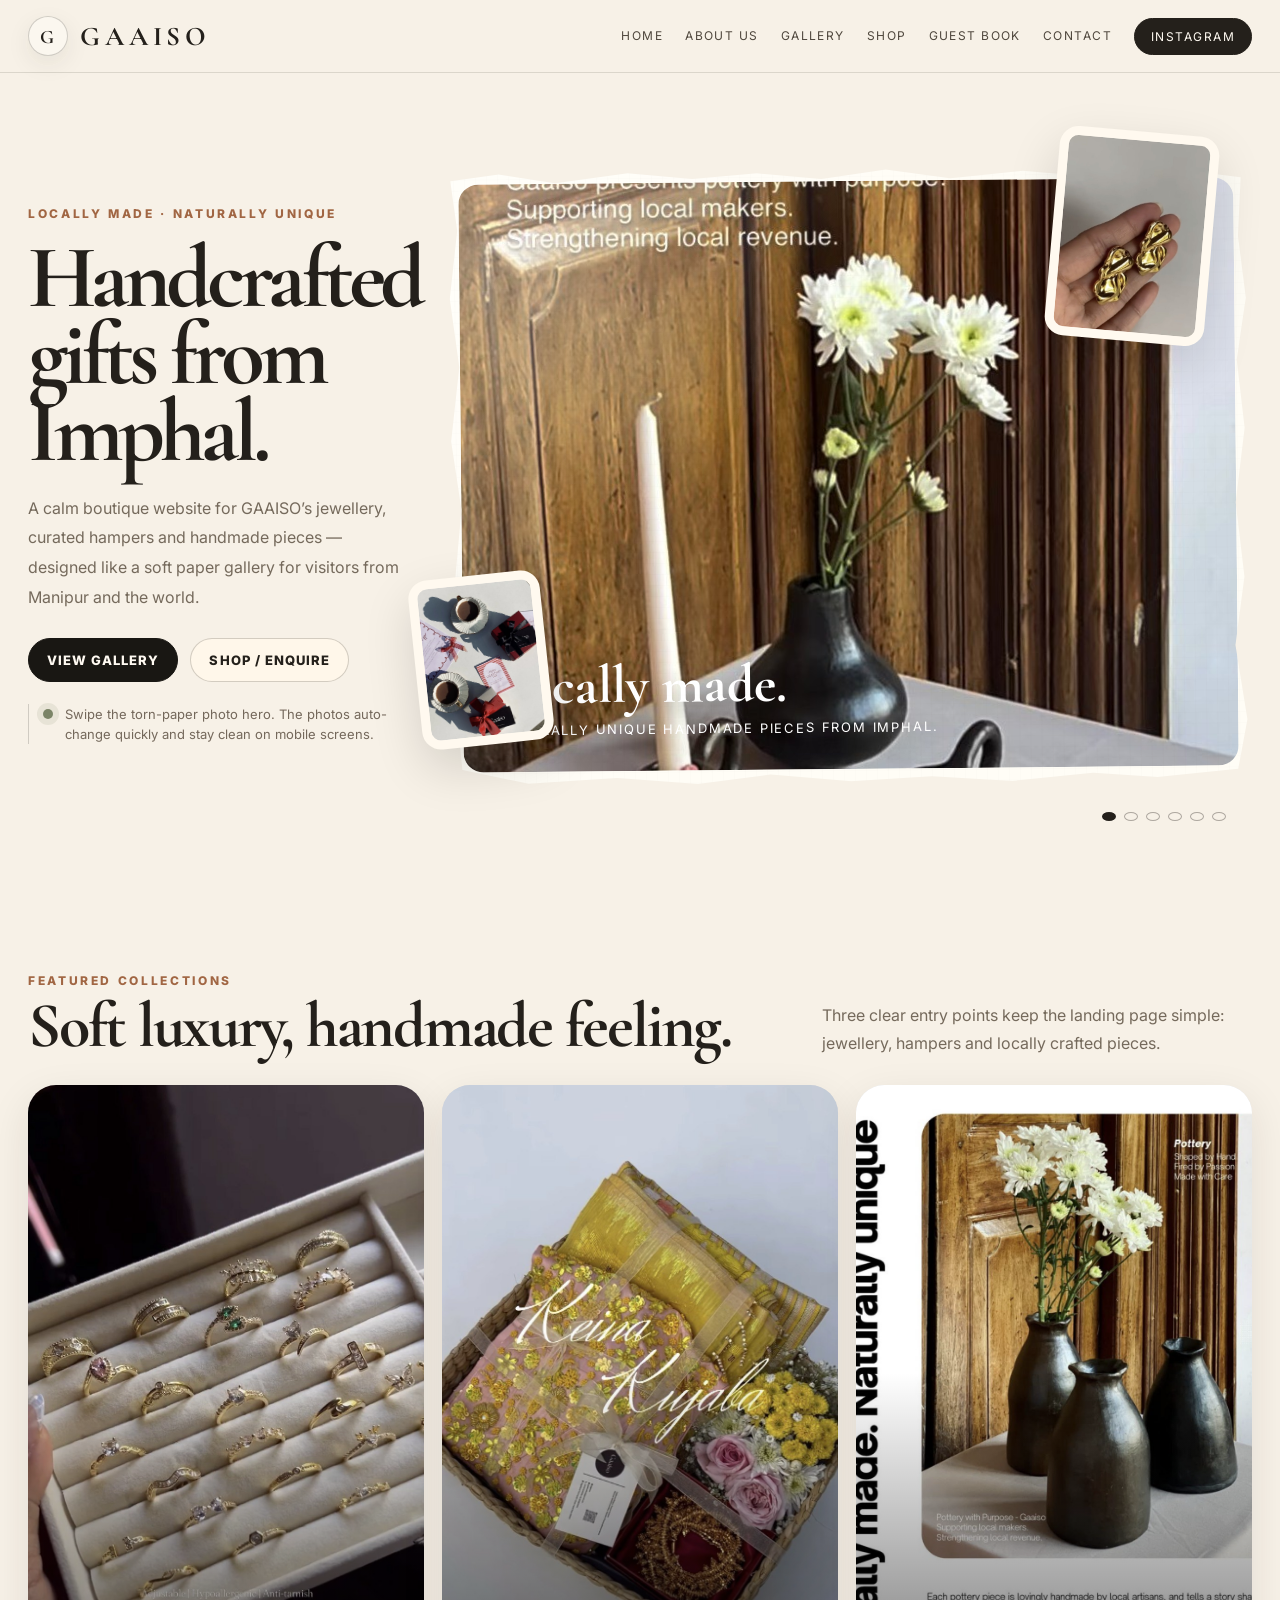
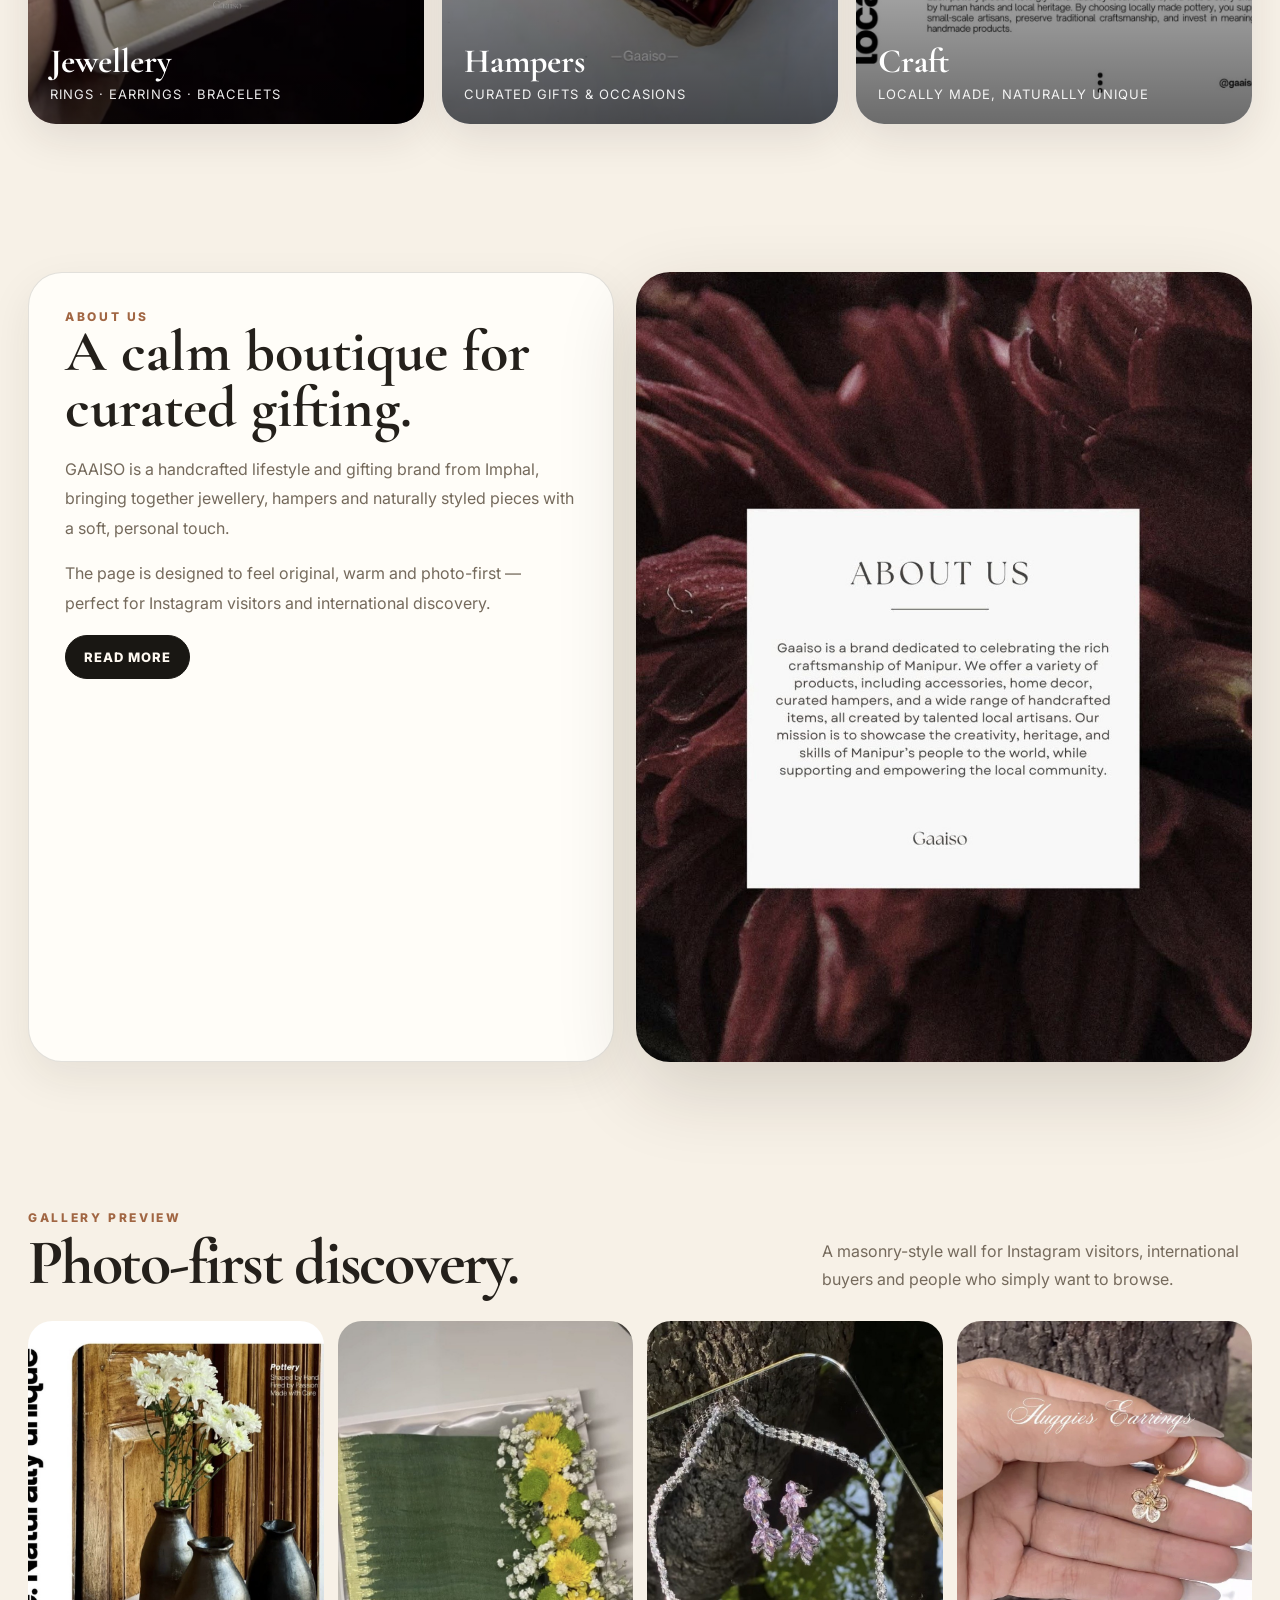
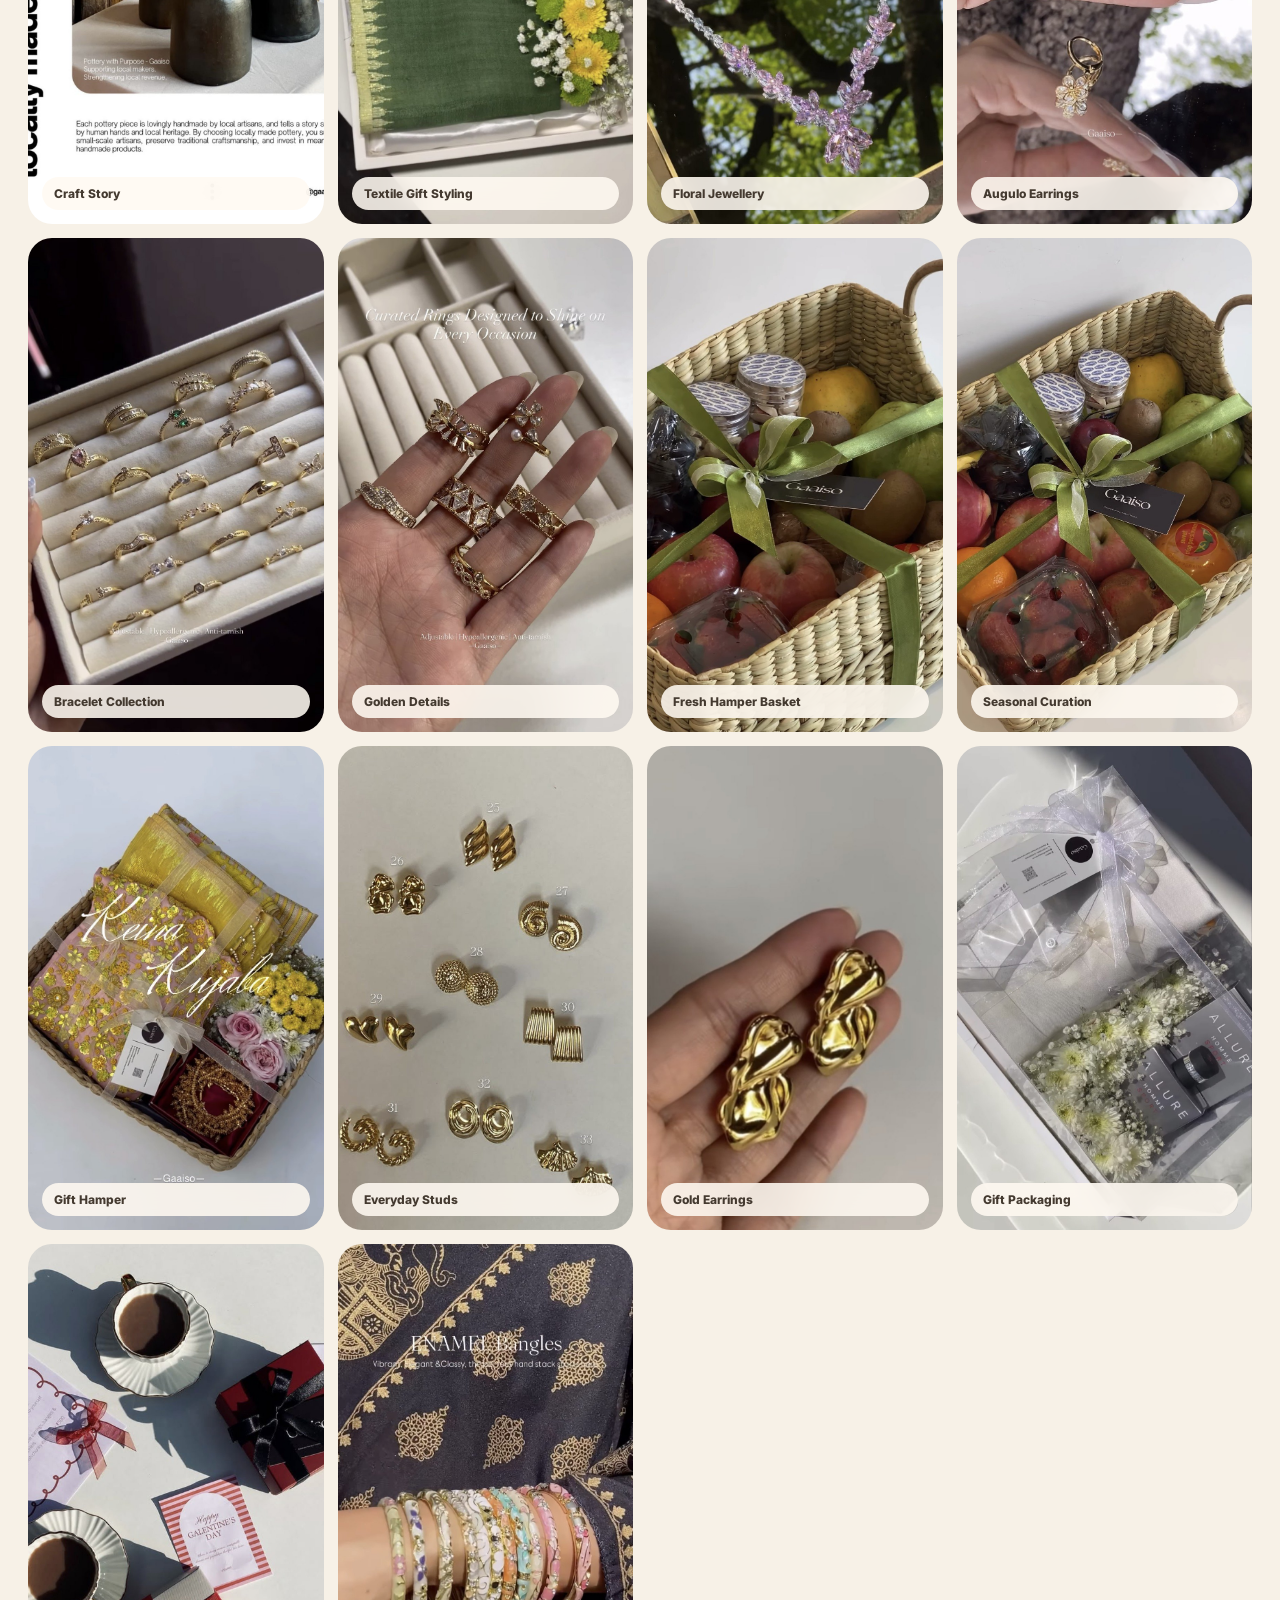
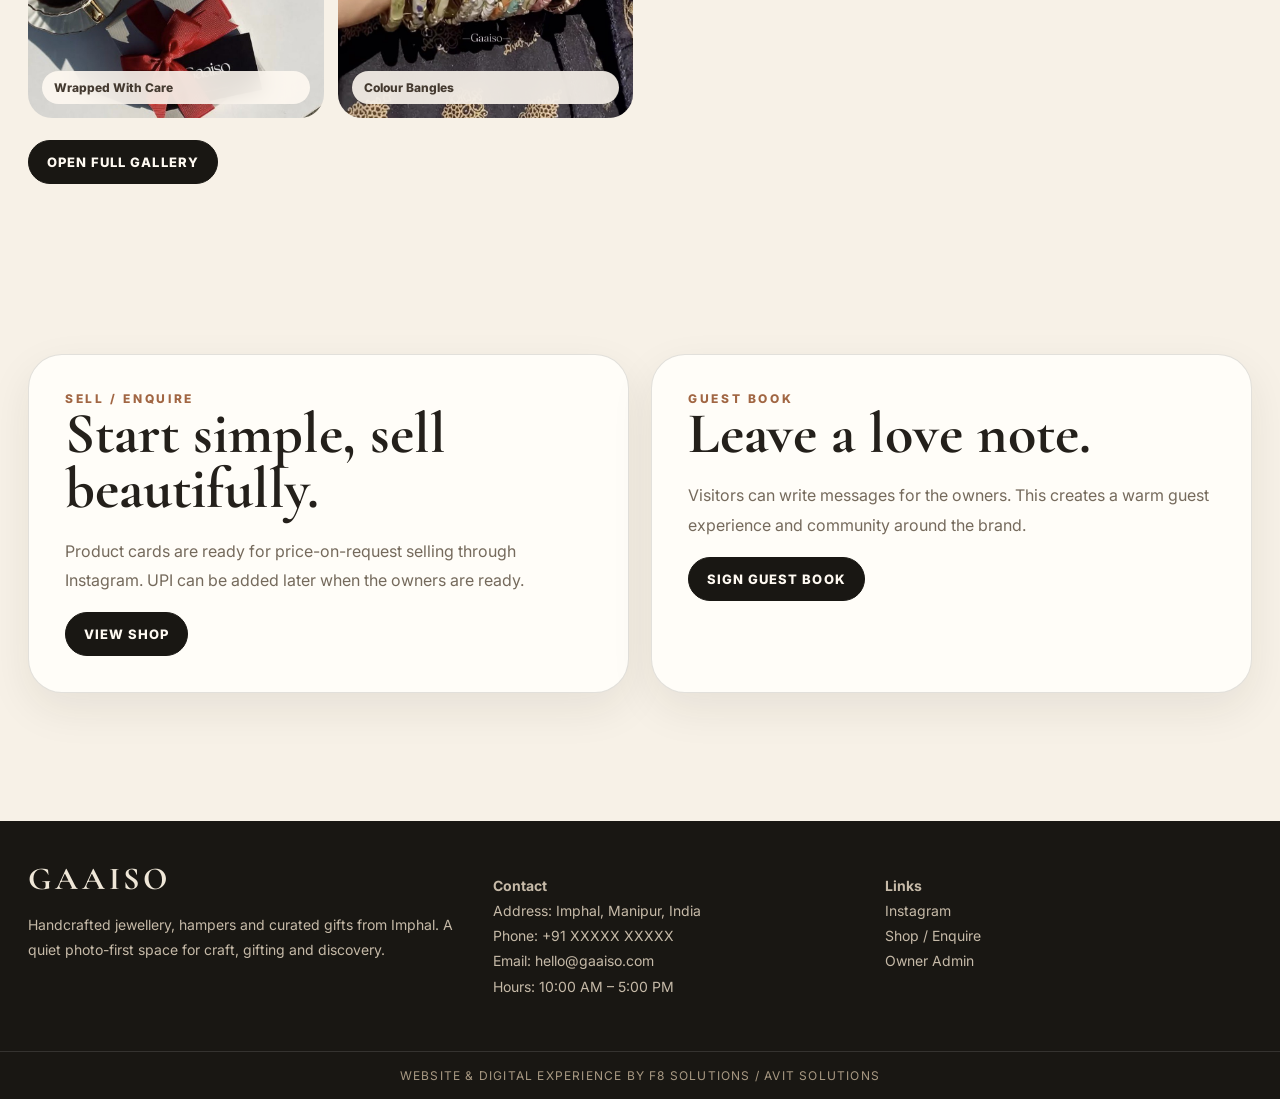
<file: index.html>
<!doctype html><html lang="en"><head><meta charset="utf-8"><meta name="viewport" content="width=device-width, initial-scale=1"><title>GAAISO — Handcrafted Gifts from Imphal</title><meta name="description" content="GAAISO offers handcrafted jewellery, hampers and curated gifts from Imphal."><link rel="preconnect" href="https://fonts.googleapis.com"><link rel="preconnect" href="https://fonts.gstatic.com" crossorigin><link href="https://fonts.googleapis.com/css2?family=Cormorant+Garamond:wght@500;600;700&family=Inter:wght@400;500;600;700;800&display=swap" rel="stylesheet"><link rel="stylesheet" href="styles.css"></head><body><a class="skip" href="#main">Skip to content</a>
<header class="site-header">
  <nav class="nav">
    <a class="brand" href="index.html"><span class="brand-mark">G</span><span class="brand-name">GAAISO</span></a>
    <div class="menu">
      <a href="index.html">Home</a><a href="about.html">About Us</a><a href="gallery.html">Gallery</a><a href="shop.html">Shop</a><a href="guestbook.html">Guest Book</a><a href="contact.html">Contact</a><a class="pill" data-instagram href="https://www.instagram.com/gaaiso/" target="_blank" rel="noopener">Instagram</a>
    </div>
    <button class="hamb" aria-label="Open menu">☰</button>
  </nav>
</header>
<div class="mobile-menu">
  <a href="index.html">Home</a><a href="about.html">About Us</a><a href="gallery.html">Gallery</a><a href="shop.html">Shop</a><a href="guestbook.html">Guest Book</a><a href="contact.html">Contact</a><a data-instagram href="https://www.instagram.com/gaaiso/" target="_blank" rel="noopener">Instagram</a><a href="admin/">Admin</a>
</div><main id="main">
<section class="hero" aria-label="GAAISO landing hero">
  <div class="hero-copy"><div class="eyebrow">Locally made · Naturally unique</div><h1>Handcrafted gifts from Imphal.</h1><p class="lead">A calm boutique website for GAAISO’s jewellery, curated hampers and handmade pieces — designed like a soft paper gallery for visitors from Manipur and the world.</p><div class="actions"><a class="btn dark" href="gallery.html">View Gallery</a><a class="btn" href="shop.html">Shop / Enquire</a></div><div class="mini-note"><span class="spark"></span><span>Swipe the torn-paper photo hero. The photos auto-change quickly and stay clean on mobile screens.</span></div></div>
  <div class="hero-stage" id="heroStage"><div class="photo-frame" id="photoFrame"></div><div class="float-tile one"><img src="assets/gaaiso-18.jpg" alt="Gold earrings"></div><div class="float-tile two"><img src="assets/gaaiso-21.jpg" alt="Gift packaging"></div><div class="dots" id="dots"></div></div>
</section>
<section><div class="section-head"><div><div class="kicker">Featured collections</div><h2>Soft luxury, handmade feeling.</h2></div><p>Three clear entry points keep the landing page simple: jewellery, hampers and locally crafted pieces.</p></div><div class="grid-3"><article class="cat-card"><img src="assets/gaaiso-09.jpg" alt="Jewellery collection"><div><h3>Jewellery</h3><p>Rings · earrings · bracelets</p></div></article><article class="cat-card"><img src="assets/gaaiso-16.jpg" alt="Gift hamper"><div><h3>Hampers</h3><p>Curated gifts & occasions</p></div></article><article class="cat-card"><img src="assets/about-us-2.jpg" alt="Handmade product story"><div><h3>Craft</h3><p>Locally made, naturally unique</p></div></article></div></section>
<section><div class="about-grid"><div class="card"><div class="kicker">About Us</div><h2>A calm boutique for curated gifting.</h2><p>GAAISO is a handcrafted lifestyle and gifting brand from Imphal, bringing together jewellery, hampers and naturally styled pieces with a soft, personal touch.</p><p>The page is designed to feel original, warm and photo-first — perfect for Instagram visitors and international discovery.</p><a class="btn dark" href="about.html">Read More</a></div><div class="about-img"><img src="assets/about-us.jpg" alt="GAAISO about us brand image"></div></div></section>
<section><div class="section-head"><div><div class="kicker">Gallery preview</div><h2>Photo-first discovery.</h2></div><p>A masonry-style wall for Instagram visitors, international buyers and people who simply want to browse.</p></div><div class="gallery" id="galleryGrid"></div><div class="actions"><a class="btn dark" href="gallery.html">Open Full Gallery</a></div></section>
<section><div class="split"><div class="panel"><div class="kicker">Sell / Enquire</div><h3>Start simple, sell beautifully.</h3><p>Product cards are ready for price-on-request selling through Instagram. UPI can be added later when the owners are ready.</p><a class="btn dark" href="shop.html">View Shop</a></div><div class="panel"><div class="kicker">Guest Book</div><h3>Leave a love note.</h3><p>Visitors can write messages for the owners. This creates a warm guest experience and community around the brand.</p><a class="btn dark" href="guestbook.html">Sign Guest Book</a></div></div></section>
</main><footer class="site-footer" id="contact-footer">
  <div class="foot">
    <div><h4>GAAISO</h4><p>Handcrafted jewellery, hampers and curated gifts from Imphal. A quiet photo-first space for craft, gifting and discovery.</p></div>
    <div><p><strong>Contact</strong><br>Address: <span data-address>Imphal, Manipur, India</span><br>Phone: <span data-phone>+91 XXXXX XXXXX</span><br>Email: <span data-email>hello@gaaiso.com</span><br>Hours: <span data-hours>10:00 AM – 5:00 PM</span></p></div>
    <div><p><strong>Links</strong><br><a data-instagram href="https://www.instagram.com/gaaiso/" target="_blank" rel="noopener">Instagram</a><br><a href="shop.html">Shop / Enquire</a><br><a href="admin/">Owner Admin</a></p></div>
  </div>
  <div class="credit">Website & digital experience by F8 Solutions / AviT Solutions</div>
</footer>
<div class="toast" role="status" aria-live="polite"></div><script src="cms-data.js"></script><script src="app.js"></script></body></html>
</file>
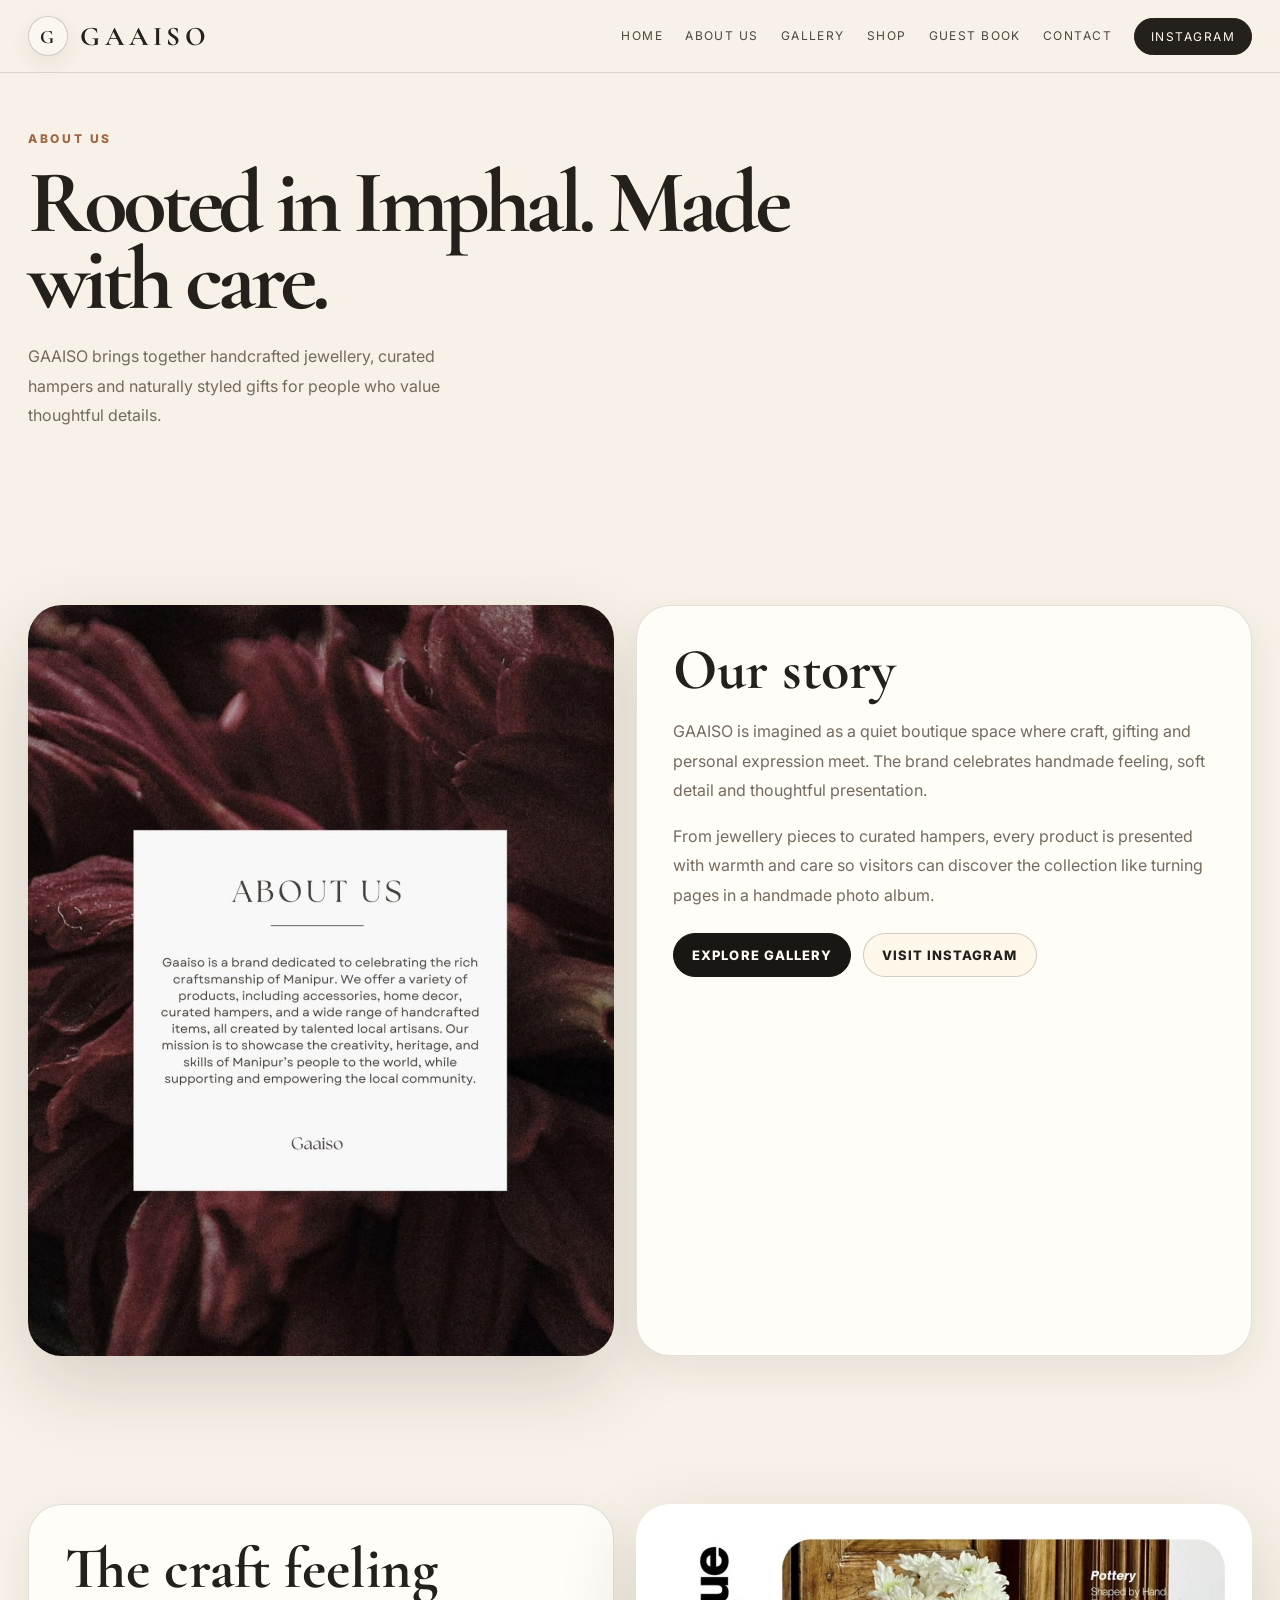
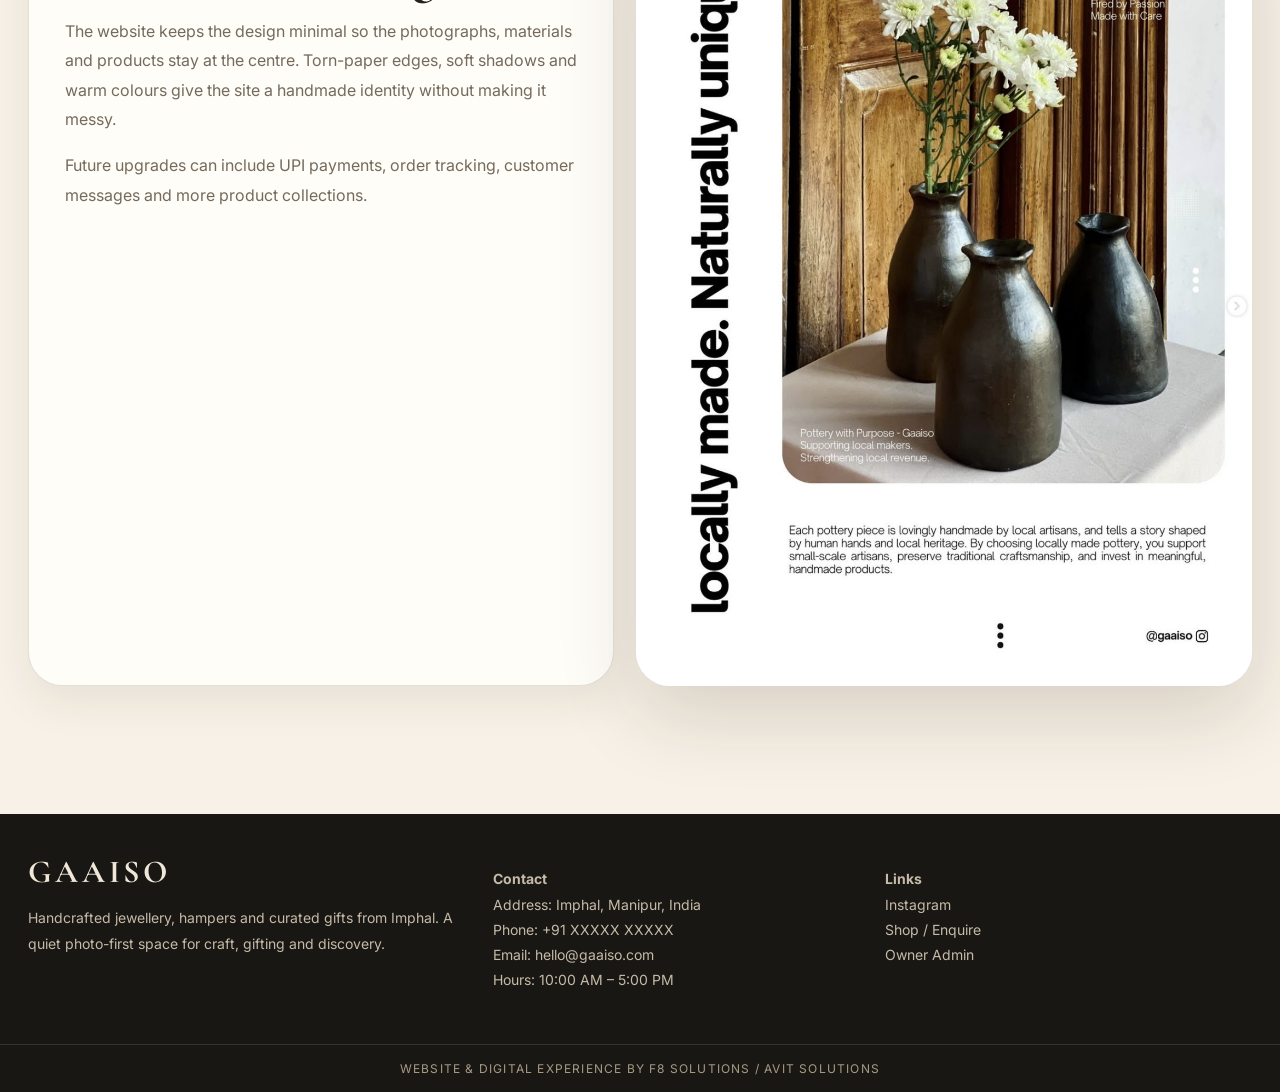
<file: about.html>
<!doctype html><html lang="en"><head><meta charset="utf-8"><meta name="viewport" content="width=device-width, initial-scale=1"><title>About Us — GAAISO</title><meta name="description" content="About GAAISO, a handcrafted gifting and jewellery boutique from Imphal."><link rel="preconnect" href="https://fonts.googleapis.com"><link rel="preconnect" href="https://fonts.gstatic.com" crossorigin><link href="https://fonts.googleapis.com/css2?family=Cormorant+Garamond:wght@500;600;700&family=Inter:wght@400;500;600;700;800&display=swap" rel="stylesheet"><link rel="stylesheet" href="styles.css"></head><body><a class="skip" href="#main">Skip to content</a>
<header class="site-header">
  <nav class="nav">
    <a class="brand" href="index.html"><span class="brand-mark">G</span><span class="brand-name">GAAISO</span></a>
    <div class="menu">
      <a href="index.html">Home</a><a href="about.html">About Us</a><a href="gallery.html">Gallery</a><a href="shop.html">Shop</a><a href="guestbook.html">Guest Book</a><a href="contact.html">Contact</a><a class="pill" data-instagram href="https://www.instagram.com/gaaiso/" target="_blank" rel="noopener">Instagram</a>
    </div>
    <button class="hamb" aria-label="Open menu">☰</button>
  </nav>
</header>
<div class="mobile-menu">
  <a href="index.html">Home</a><a href="about.html">About Us</a><a href="gallery.html">Gallery</a><a href="shop.html">Shop</a><a href="guestbook.html">Guest Book</a><a href="contact.html">Contact</a><a data-instagram href="https://www.instagram.com/gaaiso/" target="_blank" rel="noopener">Instagram</a><a href="admin/">Admin</a>
</div><main id="main"><section class="page-hero"><div class="kicker">About Us</div><h1>Rooted in Imphal. Made with care.</h1><p class="lead">GAAISO brings together handcrafted jewellery, curated hampers and naturally styled gifts for people who value thoughtful details.</p></section><section><div class="about-grid"><div class="about-img"><img src="assets/about-us.jpg" alt="GAAISO brand story"></div><div class="card"><h2>Our story</h2><p>GAAISO is imagined as a quiet boutique space where craft, gifting and personal expression meet. The brand celebrates handmade feeling, soft detail and thoughtful presentation.</p><p>From jewellery pieces to curated hampers, every product is presented with warmth and care so visitors can discover the collection like turning pages in a handmade photo album.</p><div class="actions"><a class="btn dark" href="gallery.html">Explore Gallery</a><a class="btn" data-instagram href="https://www.instagram.com/gaaiso/" target="_blank" rel="noopener">Visit Instagram</a></div></div></div></section><section><div class="about-grid"><div class="card"><h2>The craft feeling</h2><p>The website keeps the design minimal so the photographs, materials and products stay at the centre. Torn-paper edges, soft shadows and warm colours give the site a handmade identity without making it messy.</p><p>Future upgrades can include UPI payments, order tracking, customer messages and more product collections.</p></div><div class="about-img"><img src="assets/about-us-2.jpg" alt="GAAISO handmade craft visual"></div></div></section></main><footer class="site-footer" id="contact-footer">
  <div class="foot">
    <div><h4>GAAISO</h4><p>Handcrafted jewellery, hampers and curated gifts from Imphal. A quiet photo-first space for craft, gifting and discovery.</p></div>
    <div><p><strong>Contact</strong><br>Address: <span data-address>Imphal, Manipur, India</span><br>Phone: <span data-phone>+91 XXXXX XXXXX</span><br>Email: <span data-email>hello@gaaiso.com</span><br>Hours: <span data-hours>10:00 AM – 5:00 PM</span></p></div>
    <div><p><strong>Links</strong><br><a data-instagram href="https://www.instagram.com/gaaiso/" target="_blank" rel="noopener">Instagram</a><br><a href="shop.html">Shop / Enquire</a><br><a href="admin/">Owner Admin</a></p></div>
  </div>
  <div class="credit">Website & digital experience by F8 Solutions / AviT Solutions</div>
</footer>
<div class="toast" role="status" aria-live="polite"></div><script src="cms-data.js"></script><script src="app.js"></script></body></html>
</file>
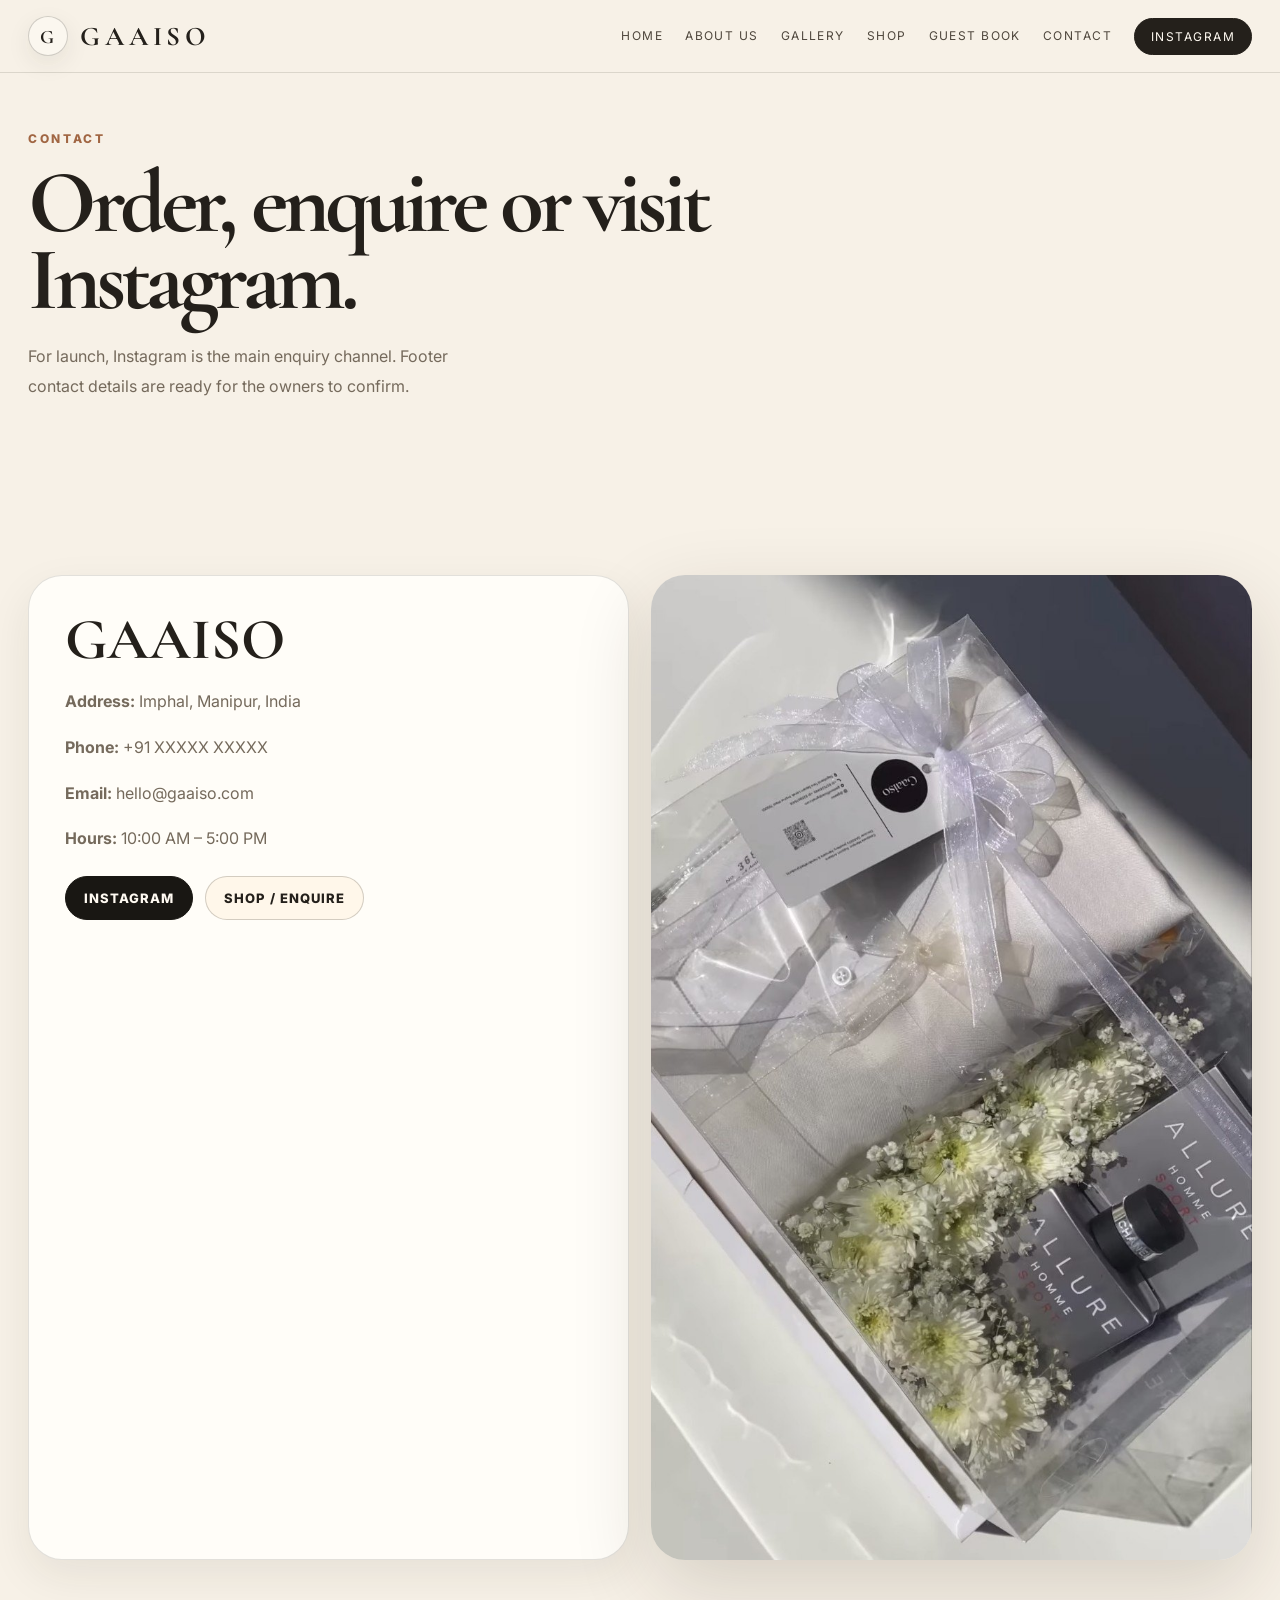
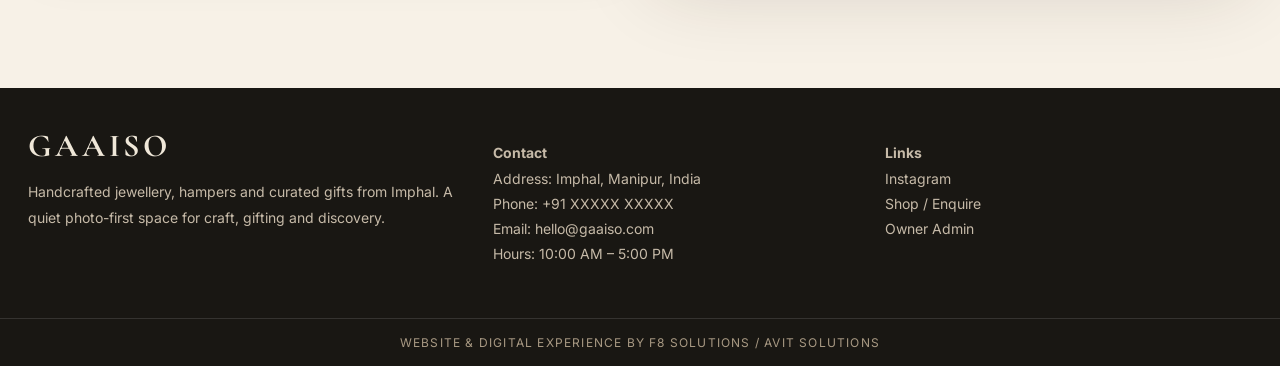
<file: contact.html>
<!doctype html><html lang="en"><head><meta charset="utf-8"><meta name="viewport" content="width=device-width, initial-scale=1"><title>Contact — GAAISO</title><meta name="description" content="Contact GAAISO for jewellery, hampers and custom orders."><link rel="preconnect" href="https://fonts.googleapis.com"><link rel="preconnect" href="https://fonts.gstatic.com" crossorigin><link href="https://fonts.googleapis.com/css2?family=Cormorant+Garamond:wght@500;600;700&family=Inter:wght@400;500;600;700;800&display=swap" rel="stylesheet"><link rel="stylesheet" href="styles.css"></head><body><a class="skip" href="#main">Skip to content</a>
<header class="site-header">
  <nav class="nav">
    <a class="brand" href="index.html"><span class="brand-mark">G</span><span class="brand-name">GAAISO</span></a>
    <div class="menu">
      <a href="index.html">Home</a><a href="about.html">About Us</a><a href="gallery.html">Gallery</a><a href="shop.html">Shop</a><a href="guestbook.html">Guest Book</a><a href="contact.html">Contact</a><a class="pill" data-instagram href="https://www.instagram.com/gaaiso/" target="_blank" rel="noopener">Instagram</a>
    </div>
    <button class="hamb" aria-label="Open menu">☰</button>
  </nav>
</header>
<div class="mobile-menu">
  <a href="index.html">Home</a><a href="about.html">About Us</a><a href="gallery.html">Gallery</a><a href="shop.html">Shop</a><a href="guestbook.html">Guest Book</a><a href="contact.html">Contact</a><a data-instagram href="https://www.instagram.com/gaaiso/" target="_blank" rel="noopener">Instagram</a><a href="admin/">Admin</a>
</div><main id="main"><section class="page-hero"><div class="kicker">Contact</div><h1>Order, enquire or visit Instagram.</h1><p class="lead">For launch, Instagram is the main enquiry channel. Footer contact details are ready for the owners to confirm.</p></section><section><div class="split"><div class="panel"><h3>GAAISO</h3><p><strong>Address:</strong> <span data-address>Imphal, Manipur, India</span></p><p><strong>Phone:</strong> <span data-phone>+91 XXXXX XXXXX</span></p><p><strong>Email:</strong> <span data-email>hello@gaaiso.com</span></p><p><strong>Hours:</strong> <span data-hours>10:00 AM – 5:00 PM</span></p><div class="actions"><a class="btn dark" data-instagram href="https://www.instagram.com/gaaiso/" target="_blank" rel="noopener">Instagram</a><a class="btn" href="shop.html">Shop / Enquire</a></div></div><div class="about-img"><img src="assets/gaaiso-19.jpg" alt="GAAISO gift packaging"></div></div></section></main><footer class="site-footer" id="contact-footer">
  <div class="foot">
    <div><h4>GAAISO</h4><p>Handcrafted jewellery, hampers and curated gifts from Imphal. A quiet photo-first space for craft, gifting and discovery.</p></div>
    <div><p><strong>Contact</strong><br>Address: <span data-address>Imphal, Manipur, India</span><br>Phone: <span data-phone>+91 XXXXX XXXXX</span><br>Email: <span data-email>hello@gaaiso.com</span><br>Hours: <span data-hours>10:00 AM – 5:00 PM</span></p></div>
    <div><p><strong>Links</strong><br><a data-instagram href="https://www.instagram.com/gaaiso/" target="_blank" rel="noopener">Instagram</a><br><a href="shop.html">Shop / Enquire</a><br><a href="admin/">Owner Admin</a></p></div>
  </div>
  <div class="credit">Website & digital experience by F8 Solutions / AviT Solutions</div>
</footer>
<div class="toast" role="status" aria-live="polite"></div><script src="cms-data.js"></script><script src="app.js"></script></body></html>
</file>
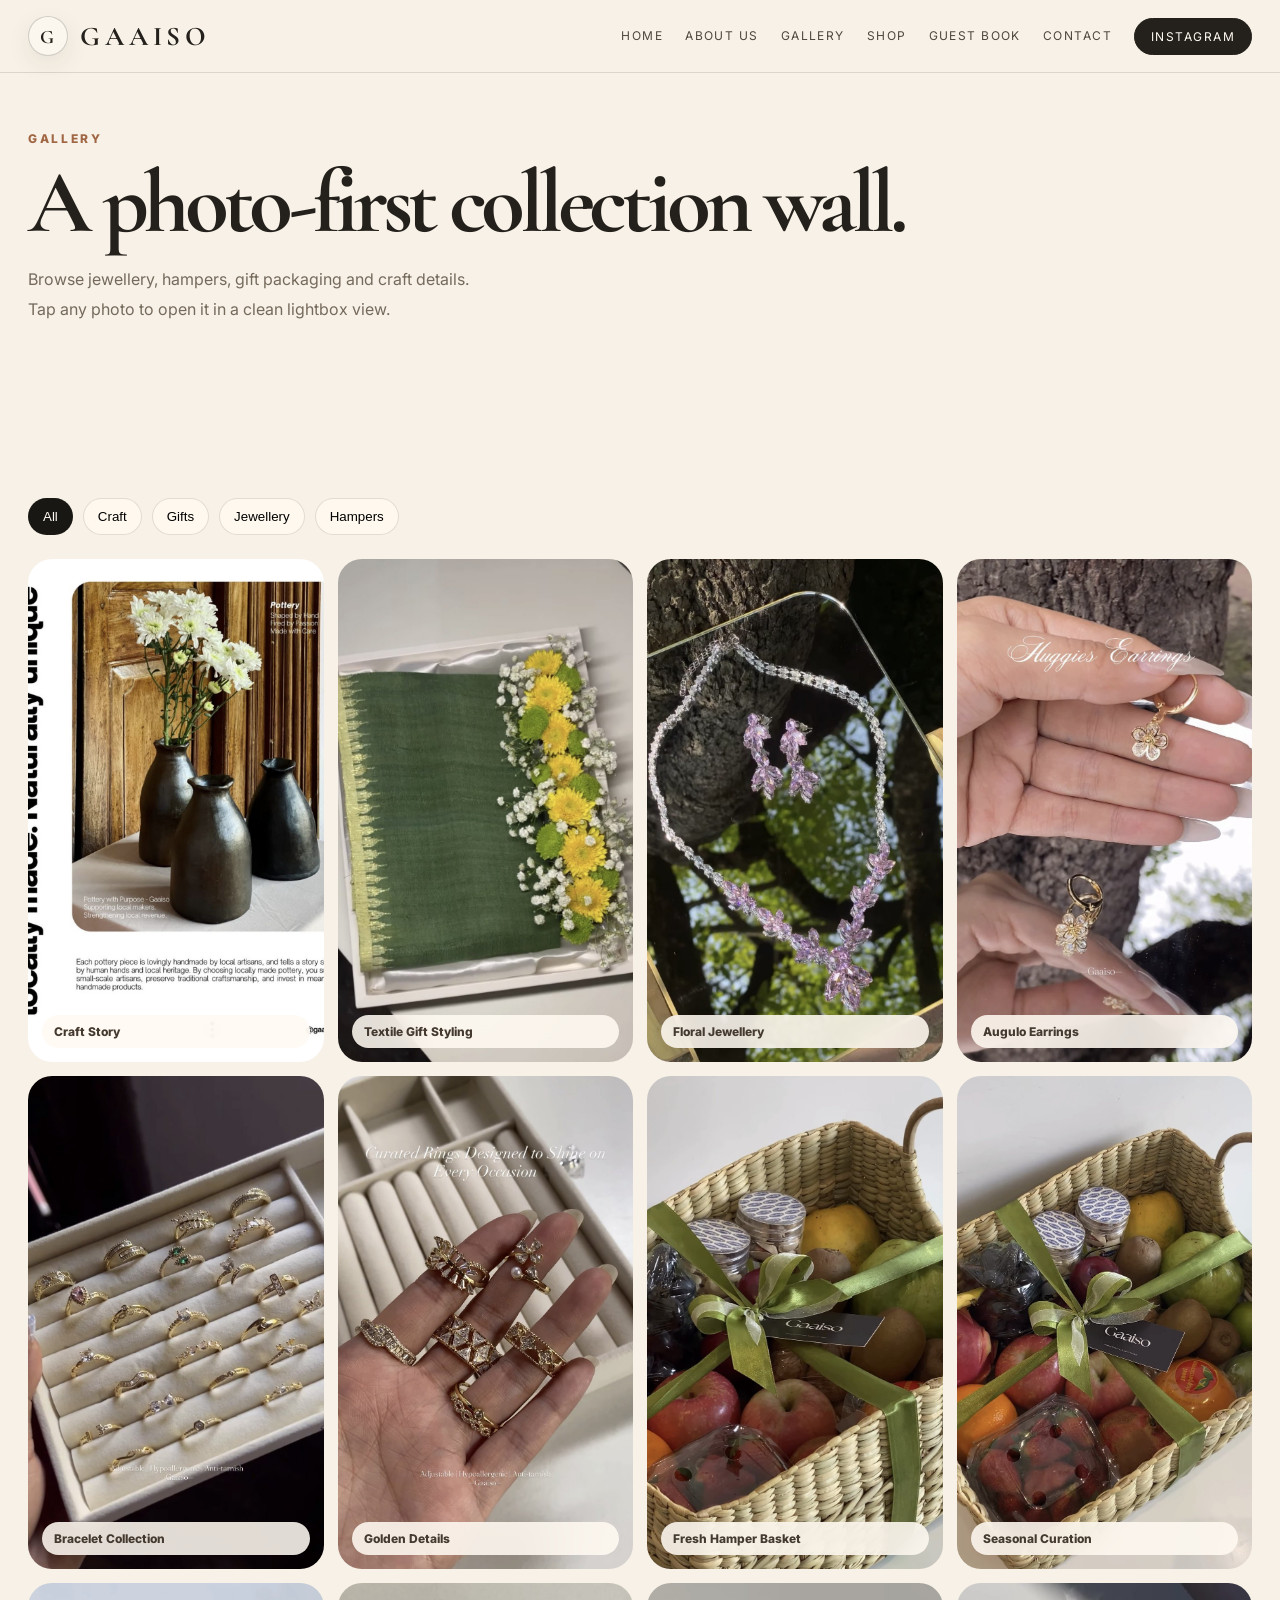
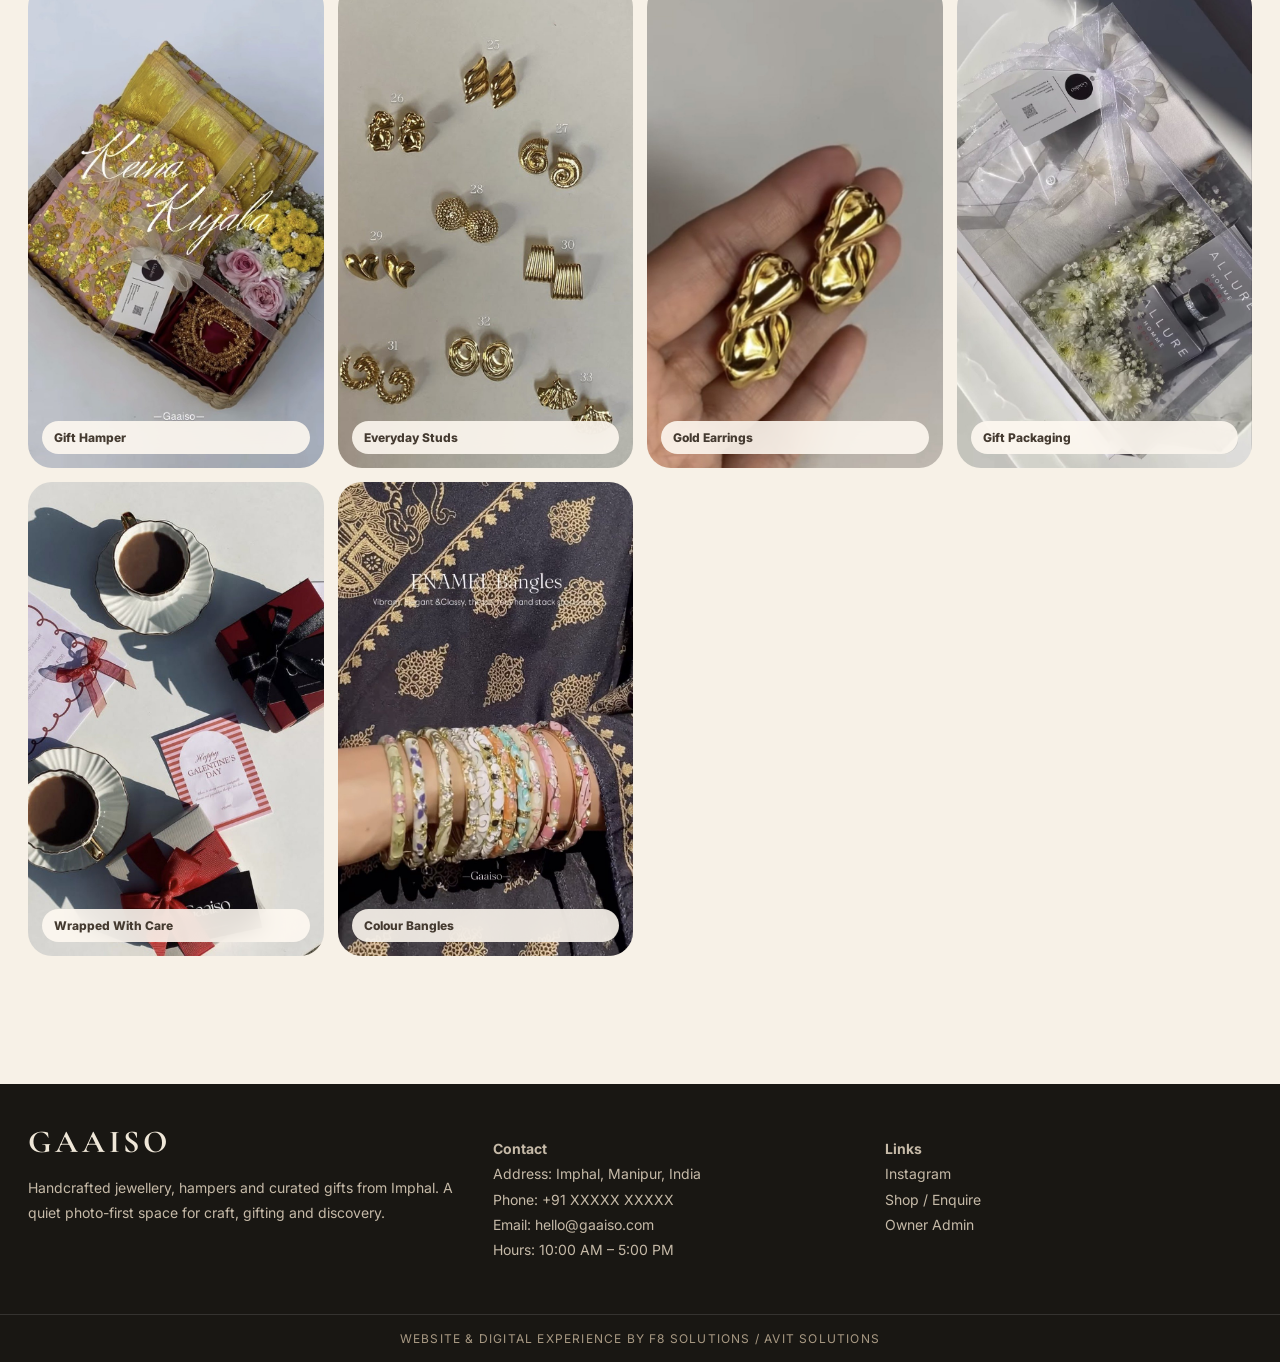
<file: gallery.html>
<!doctype html><html lang="en"><head><meta charset="utf-8"><meta name="viewport" content="width=device-width, initial-scale=1"><title>Gallery — GAAISO</title><meta name="description" content="Browse the GAAISO photo gallery of jewellery, hampers and handmade gifts."><link rel="preconnect" href="https://fonts.googleapis.com"><link rel="preconnect" href="https://fonts.gstatic.com" crossorigin><link href="https://fonts.googleapis.com/css2?family=Cormorant+Garamond:wght@500;600;700&family=Inter:wght@400;500;600;700;800&display=swap" rel="stylesheet"><link rel="stylesheet" href="styles.css"></head><body><a class="skip" href="#main">Skip to content</a>
<header class="site-header">
  <nav class="nav">
    <a class="brand" href="index.html"><span class="brand-mark">G</span><span class="brand-name">GAAISO</span></a>
    <div class="menu">
      <a href="index.html">Home</a><a href="about.html">About Us</a><a href="gallery.html">Gallery</a><a href="shop.html">Shop</a><a href="guestbook.html">Guest Book</a><a href="contact.html">Contact</a><a class="pill" data-instagram href="https://www.instagram.com/gaaiso/" target="_blank" rel="noopener">Instagram</a>
    </div>
    <button class="hamb" aria-label="Open menu">☰</button>
  </nav>
</header>
<div class="mobile-menu">
  <a href="index.html">Home</a><a href="about.html">About Us</a><a href="gallery.html">Gallery</a><a href="shop.html">Shop</a><a href="guestbook.html">Guest Book</a><a href="contact.html">Contact</a><a data-instagram href="https://www.instagram.com/gaaiso/" target="_blank" rel="noopener">Instagram</a><a href="admin/">Admin</a>
</div><main id="main"><section class="page-hero"><div class="kicker">Gallery</div><h1>A photo-first collection wall.</h1><p class="lead">Browse jewellery, hampers, gift packaging and craft details. Tap any photo to open it in a clean lightbox view.</p></section><section><div class="filters" id="galleryFilters"></div><div class="gallery" id="galleryGrid"></div></section></main><footer class="site-footer" id="contact-footer">
  <div class="foot">
    <div><h4>GAAISO</h4><p>Handcrafted jewellery, hampers and curated gifts from Imphal. A quiet photo-first space for craft, gifting and discovery.</p></div>
    <div><p><strong>Contact</strong><br>Address: <span data-address>Imphal, Manipur, India</span><br>Phone: <span data-phone>+91 XXXXX XXXXX</span><br>Email: <span data-email>hello@gaaiso.com</span><br>Hours: <span data-hours>10:00 AM – 5:00 PM</span></p></div>
    <div><p><strong>Links</strong><br><a data-instagram href="https://www.instagram.com/gaaiso/" target="_blank" rel="noopener">Instagram</a><br><a href="shop.html">Shop / Enquire</a><br><a href="admin/">Owner Admin</a></p></div>
  </div>
  <div class="credit">Website & digital experience by F8 Solutions / AviT Solutions</div>
</footer>
<div class="toast" role="status" aria-live="polite"></div><script src="cms-data.js"></script><script src="app.js"></script></body></html>
</file>
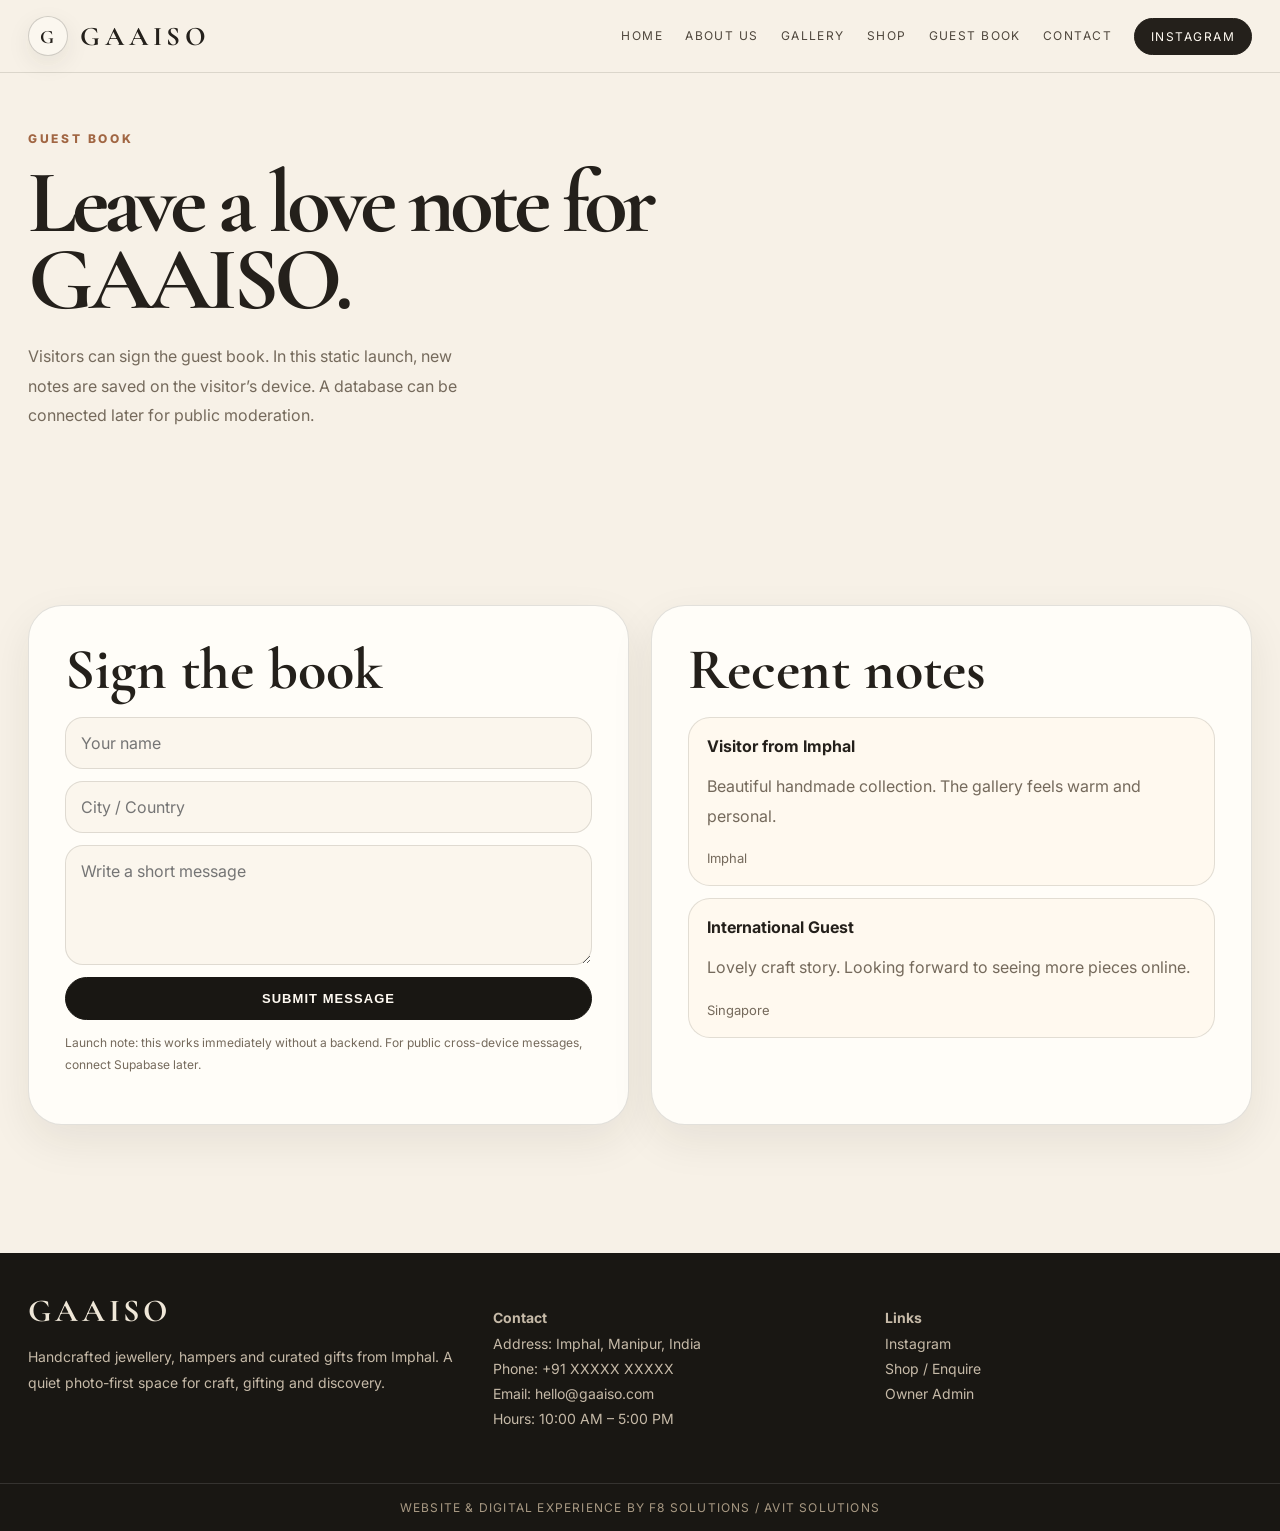
<file: guestbook.html>
<!doctype html><html lang="en"><head><meta charset="utf-8"><meta name="viewport" content="width=device-width, initial-scale=1"><title>Guest Book — GAAISO</title><meta name="description" content="Sign the GAAISO guest book and leave a message for the owners."><link rel="preconnect" href="https://fonts.googleapis.com"><link rel="preconnect" href="https://fonts.gstatic.com" crossorigin><link href="https://fonts.googleapis.com/css2?family=Cormorant+Garamond:wght@500;600;700&family=Inter:wght@400;500;600;700;800&display=swap" rel="stylesheet"><link rel="stylesheet" href="styles.css"></head><body><a class="skip" href="#main">Skip to content</a>
<header class="site-header">
  <nav class="nav">
    <a class="brand" href="index.html"><span class="brand-mark">G</span><span class="brand-name">GAAISO</span></a>
    <div class="menu">
      <a href="index.html">Home</a><a href="about.html">About Us</a><a href="gallery.html">Gallery</a><a href="shop.html">Shop</a><a href="guestbook.html">Guest Book</a><a href="contact.html">Contact</a><a class="pill" data-instagram href="https://www.instagram.com/gaaiso/" target="_blank" rel="noopener">Instagram</a>
    </div>
    <button class="hamb" aria-label="Open menu">☰</button>
  </nav>
</header>
<div class="mobile-menu">
  <a href="index.html">Home</a><a href="about.html">About Us</a><a href="gallery.html">Gallery</a><a href="shop.html">Shop</a><a href="guestbook.html">Guest Book</a><a href="contact.html">Contact</a><a data-instagram href="https://www.instagram.com/gaaiso/" target="_blank" rel="noopener">Instagram</a><a href="admin/">Admin</a>
</div><main id="main"><section class="page-hero"><div class="kicker">Guest Book</div><h1>Leave a love note for GAAISO.</h1><p class="lead">Visitors can sign the guest book. In this static launch, new notes are saved on the visitor’s device. A database can be connected later for public moderation.</p></section><section><div class="split"><div class="panel"><h3>Sign the book</h3><form class="form" id="guestForm"><input class="input" name="name" placeholder="Your name"><input class="input" name="city" placeholder="City / Country"><textarea class="textarea" name="message" placeholder="Write a short message" required></textarea><button class="btn dark" type="submit">Submit Message</button></form><p class="small">Launch note: this works immediately without a backend. For public cross-device messages, connect Supabase later.</p></div><div class="panel"><h3>Recent notes</h3><div class="notes" id="guestList"></div></div></div></section></main><footer class="site-footer" id="contact-footer">
  <div class="foot">
    <div><h4>GAAISO</h4><p>Handcrafted jewellery, hampers and curated gifts from Imphal. A quiet photo-first space for craft, gifting and discovery.</p></div>
    <div><p><strong>Contact</strong><br>Address: <span data-address>Imphal, Manipur, India</span><br>Phone: <span data-phone>+91 XXXXX XXXXX</span><br>Email: <span data-email>hello@gaaiso.com</span><br>Hours: <span data-hours>10:00 AM – 5:00 PM</span></p></div>
    <div><p><strong>Links</strong><br><a data-instagram href="https://www.instagram.com/gaaiso/" target="_blank" rel="noopener">Instagram</a><br><a href="shop.html">Shop / Enquire</a><br><a href="admin/">Owner Admin</a></p></div>
  </div>
  <div class="credit">Website & digital experience by F8 Solutions / AviT Solutions</div>
</footer>
<div class="toast" role="status" aria-live="polite"></div><script src="cms-data.js"></script><script src="app.js"></script></body></html>
</file>
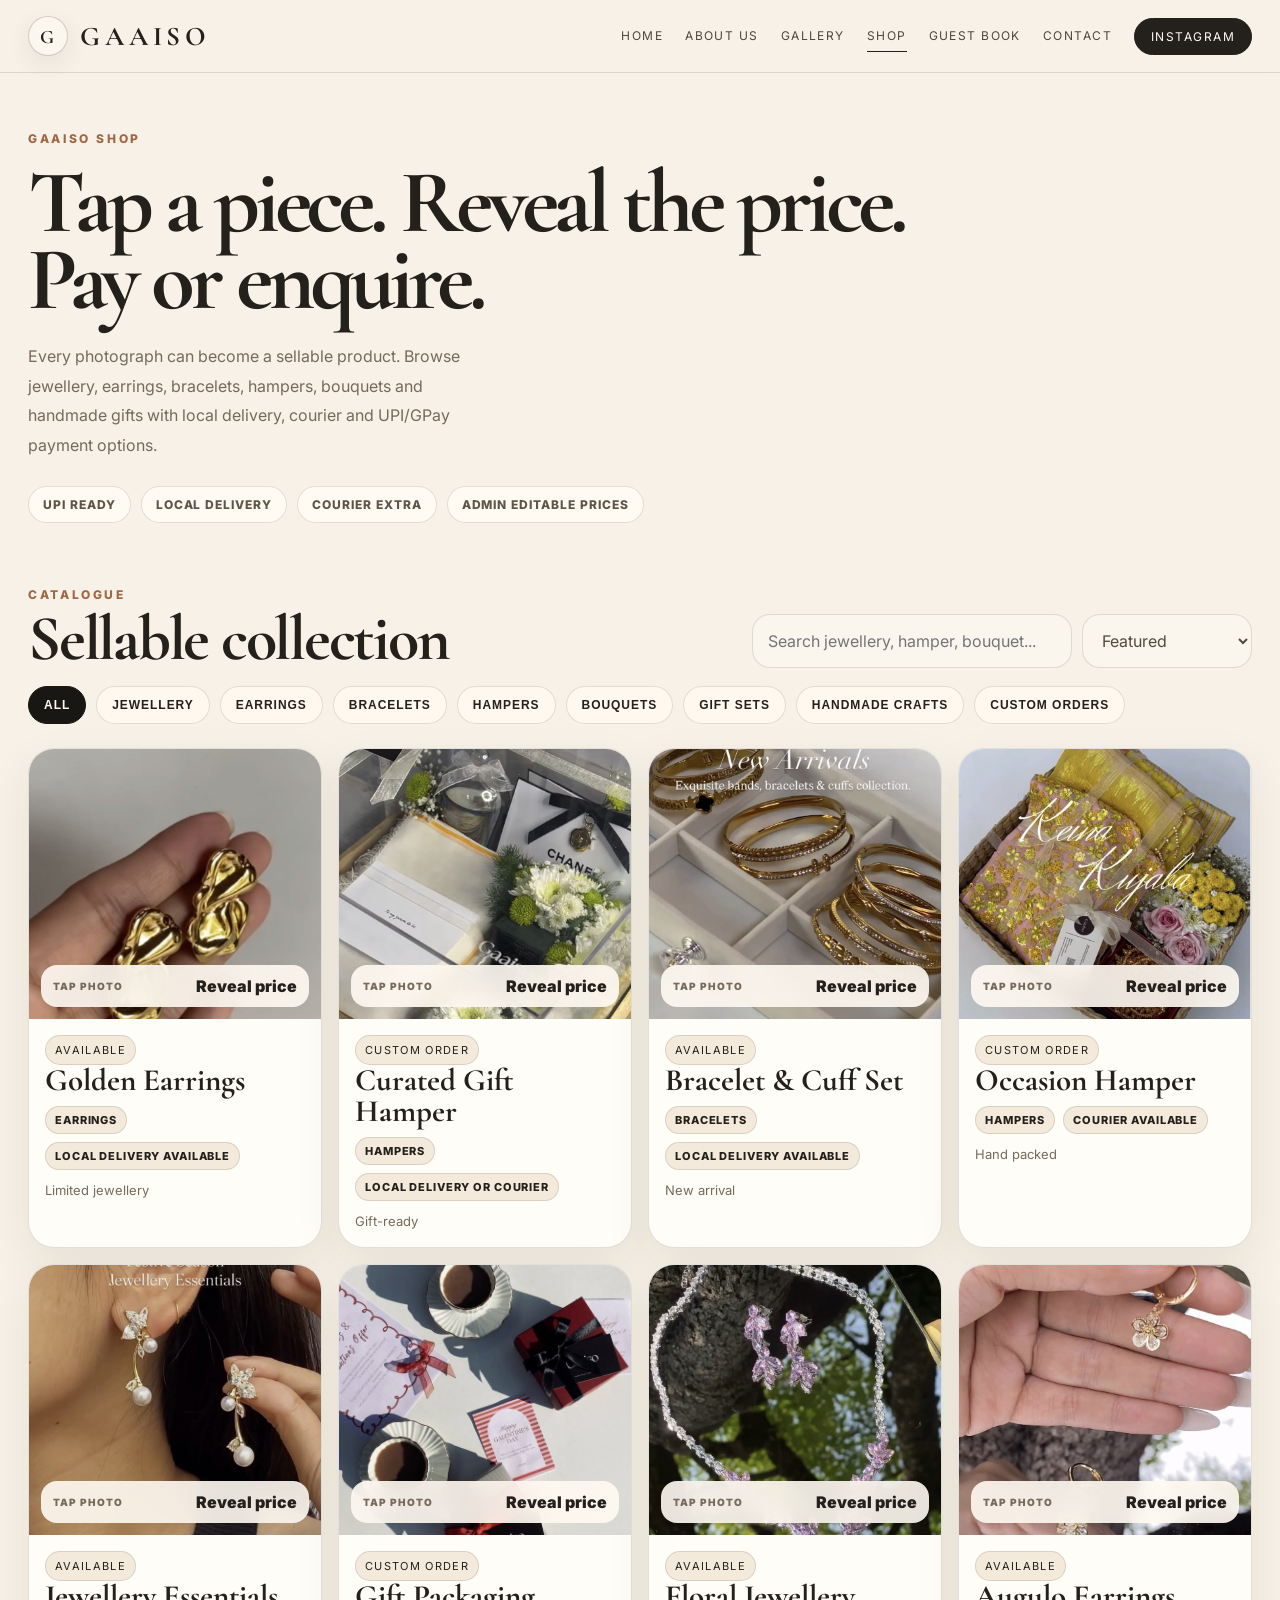
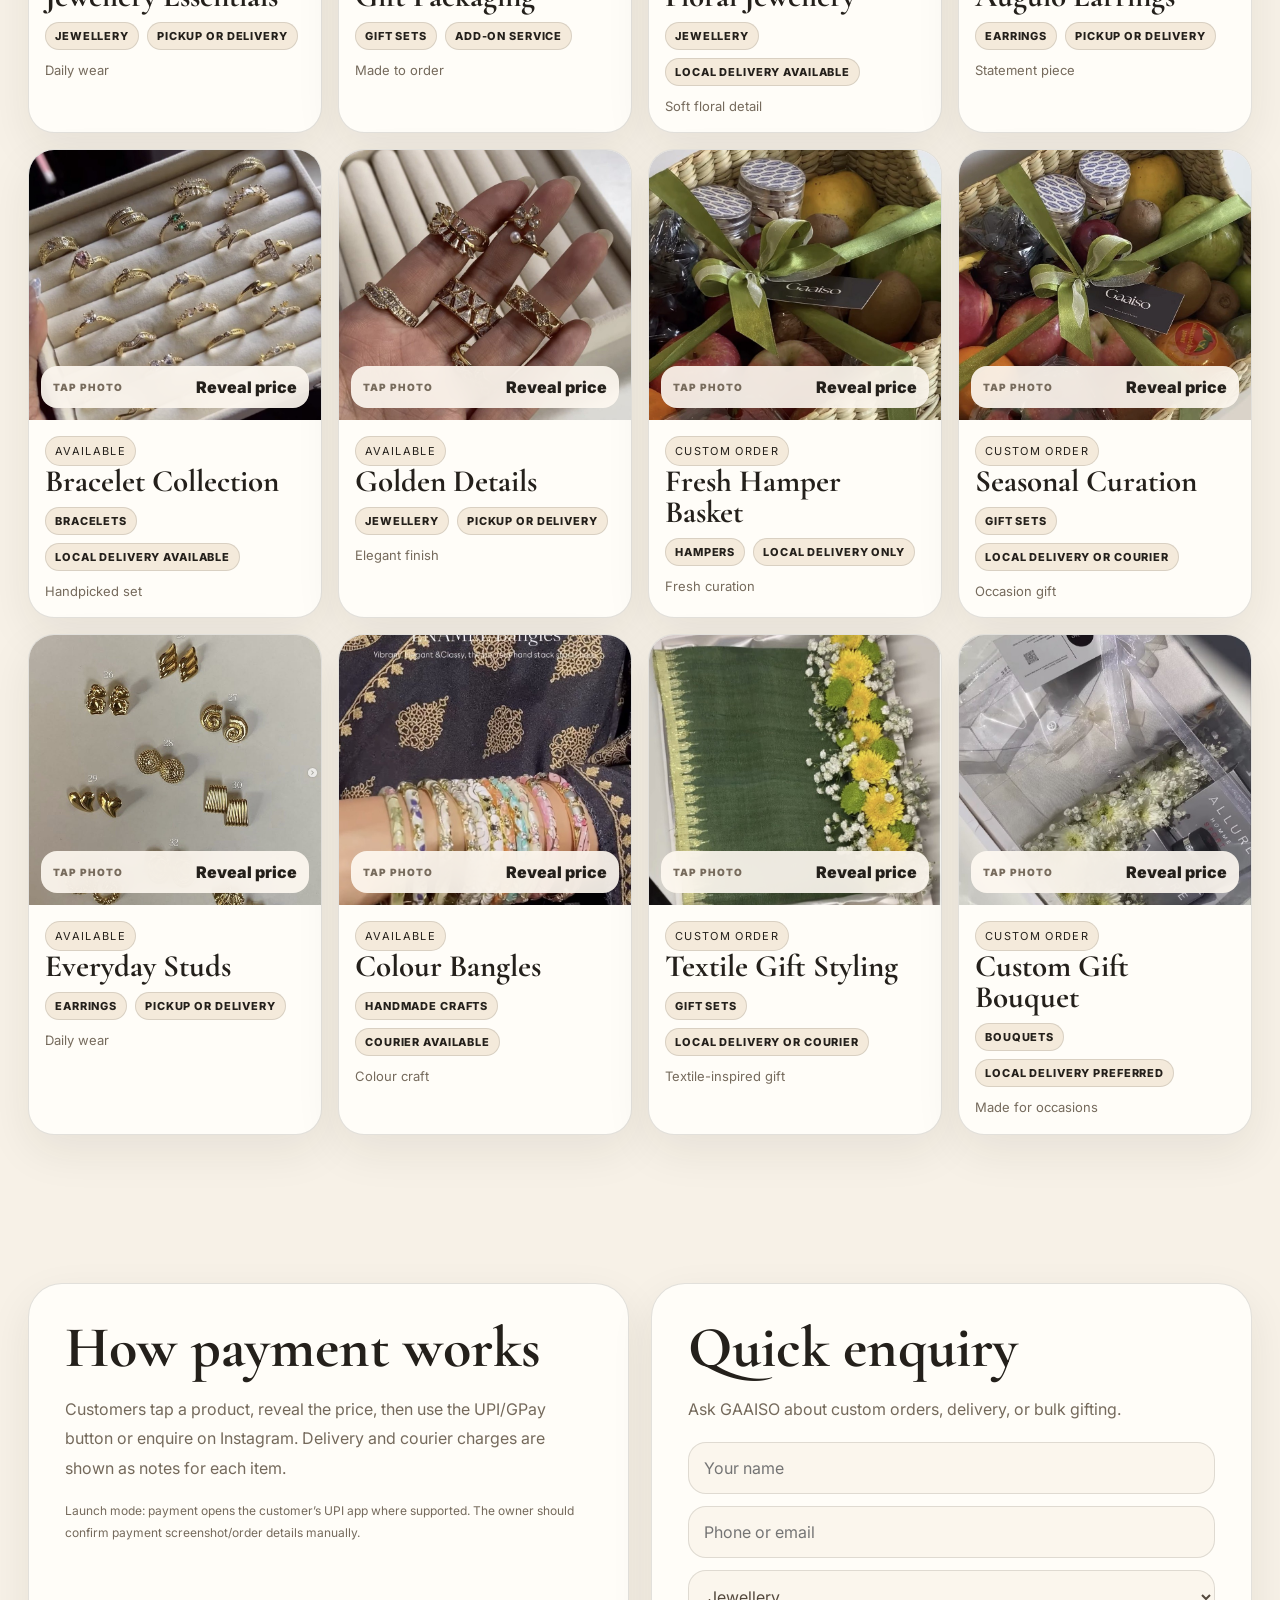
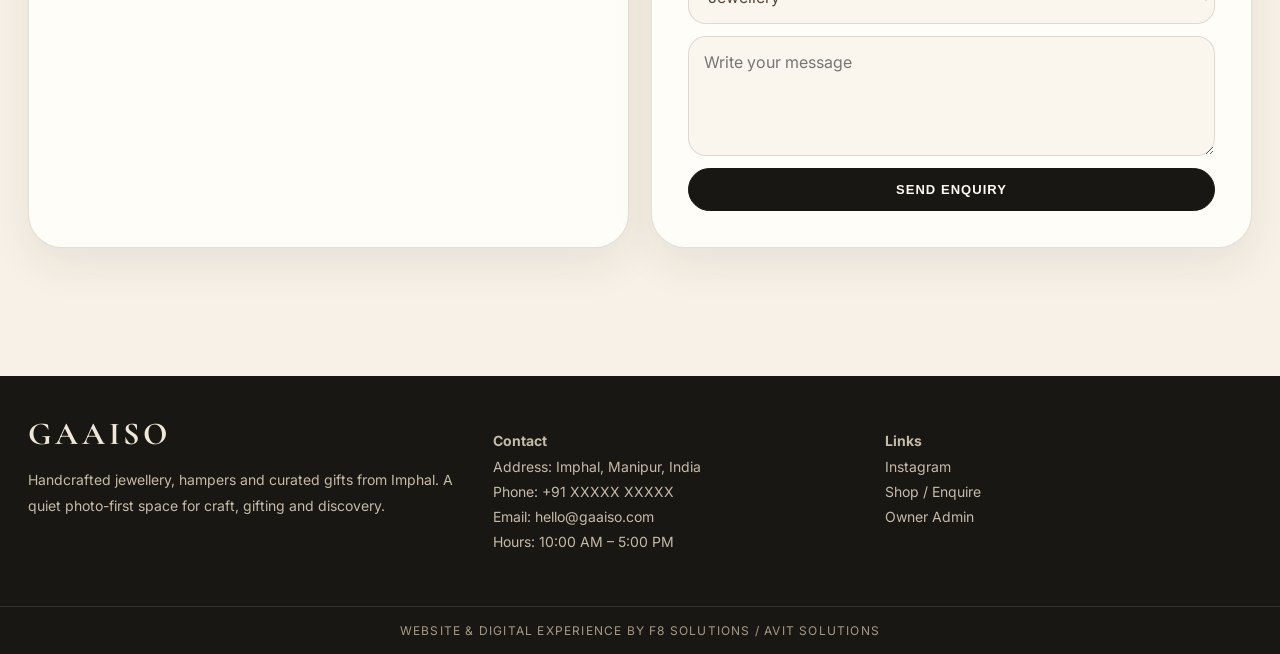
<file: shop.html>
<!doctype html><html lang="en-IN"><head><meta charset="utf-8"><meta name="viewport" content="width=device-width, initial-scale=1"><title>Shop GAAISO — Jewellery, Hampers, Bouquets & Handmade Gifts</title><meta name="description" content="Shop GAAISO handcrafted jewellery, earrings, bracelets, hampers, bouquets and handmade gifts from Imphal with UPI, GPay, local delivery and courier options."><meta name="robots" content="index, follow, max-image-preview:large"><link rel="canonical" href="https://gaiiso.vercel.app/shop"><meta property="og:type" content="website"><meta property="og:site_name" content="GAAISO"><meta property="og:title" content="Shop GAAISO"><meta property="og:description" content="Handcrafted jewellery, hampers, bouquets and gift sets from Imphal."><meta property="og:url" content="https://gaiiso.vercel.app/shop"><meta property="og:image" content="https://gaiiso.vercel.app/assets/gaaiso-18.jpg"><link rel="preconnect" href="https://fonts.googleapis.com"><link rel="preconnect" href="https://fonts.gstatic.com" crossorigin><link href="https://fonts.googleapis.com/css2?family=Cormorant+Garamond:wght@500;600;700&family=Inter:wght@400;500;600;700;800&display=swap" rel="stylesheet"><link rel="stylesheet" href="styles.css"><link rel="stylesheet" href="commerce.css"></head><body><a class="skip" href="#main">Skip to content</a>
<header class="site-header">
  <nav class="nav">
    <a class="brand" href="index.html"><span class="brand-mark">G</span><span class="brand-name">GAAISO</span></a>
    <div class="menu">
      <a href="index.html">Home</a><a href="about.html">About Us</a><a href="gallery.html">Gallery</a><a href="shop.html" class="active">Shop</a><a href="guestbook.html">Guest Book</a><a href="contact.html">Contact</a><a class="pill" data-instagram href="https://www.instagram.com/gaaiso/" target="_blank" rel="noopener">Instagram</a>
    </div>
    <button class="hamb" aria-label="Open menu">☰</button>
  </nav>
</header>
<div class="mobile-menu">
  <a href="index.html">Home</a><a href="about.html">About Us</a><a href="gallery.html">Gallery</a><a href="shop.html">Shop</a><a href="guestbook.html">Guest Book</a><a href="contact.html">Contact</a><a data-instagram href="https://www.instagram.com/gaaiso/" target="_blank" rel="noopener">Instagram</a><a href="admin/">Admin</a>
</div><main id="main"><section class="page-hero shop-hero"><div class="kicker">GAAISO Shop</div><h1>Tap a piece. Reveal the price. Pay or enquire.</h1><p class="lead">Every photograph can become a sellable product. Browse jewellery, earrings, bracelets, hampers, bouquets and handmade gifts with local delivery, courier and UPI/GPay payment options.</p><div class="commerce-summary"><span>UPI ready</span><span>Local delivery</span><span>Courier extra</span><span>Admin editable prices</span></div></section>
<section class="shop-commerce-wrap"><div class="commerce-toolbar"><div><div class="kicker">Catalogue</div><h2>Sellable collection</h2></div><div class="commerce-search"><input id="commerceSearch" class="input" placeholder="Search jewellery, hamper, bouquet..."><select id="commerceSort"><option value="featured">Featured</option><option value="price-low">Price: low to high</option><option value="price-high">Price: high to low</option><option value="name">Name</option></select></div></div><div class="commerce-cats" id="commerceCategories"></div><div class="commerce-grid" id="commerceProductGrid"></div></section>
<section><div class="split"><div class="panel"><h3>How payment works</h3><p>Customers tap a product, reveal the price, then use the UPI/GPay button or enquire on Instagram. Delivery and courier charges are shown as notes for each item.</p><p class="small">Launch mode: payment opens the customer’s UPI app where supported. The owner should confirm payment screenshot/order details manually.</p></div><div class="panel"><h3>Quick enquiry</h3><p>Ask GAAISO about custom orders, delivery, or bulk gifting.</p><form class="form" id="enquiryForm"><input class="input" name="name" placeholder="Your name"><input class="input" name="contact" placeholder="Phone or email"><select name="product"><option>Jewellery</option><option>Earrings</option><option>Bracelets</option><option>Gift Hamper</option><option>Bouquet</option><option>Custom Order</option></select><textarea class="textarea" name="message" placeholder="Write your message"></textarea><button class="btn dark" type="submit">Send Enquiry</button></form></div></div></section></main><footer class="site-footer" id="contact-footer">
  <div class="foot">
    <div><h4>GAAISO</h4><p>Handcrafted jewellery, hampers and curated gifts from Imphal. A quiet photo-first space for craft, gifting and discovery.</p></div>
    <div><p><strong>Contact</strong><br>Address: <span data-address>Imphal, Manipur, India</span><br>Phone: <span data-phone>+91 XXXXX XXXXX</span><br>Email: <span data-email>hello@gaaiso.com</span><br>Hours: <span data-hours>10:00 AM – 5:00 PM</span></p></div>
    <div><p><strong>Links</strong><br><a data-instagram href="https://www.instagram.com/gaaiso/" target="_blank" rel="noopener">Instagram</a><br><a href="shop.html">Shop / Enquire</a><br><a href="admin/">Owner Admin</a></p></div>
  </div>
  <div class="credit">Website & digital experience by F8 Solutions / AviT Solutions</div>
</footer>
<div class="toast" role="status" aria-live="polite"></div><script src="cms-data.js"></script><script src="app.js"></script><script src="shop-commerce.js"></script></body></html>
</file>
<file: styles.css>
:root{--paper:#f7f1e7;--paper2:#fffaf2;--ink:#24201b;--muted:#756a5c;--line:rgba(36,32,27,.13);--clay:#a16643;--sage:#7b8467;--charcoal:#191713;--card:#fffdf8;--shadow:0 28px 80px rgba(42,31,20,.16)}*{box-sizing:border-box}html{scroll-behavior:smooth}body{margin:0;background:var(--paper);color:var(--ink);font-family:Inter,system-ui,-apple-system,Segoe UI,sans-serif;overflow-x:hidden}body:before{content:"";position:fixed;inset:0;pointer-events:none;opacity:.26;background-image:radial-gradient(rgba(70,55,38,.15) .5px, transparent .5px);background-size:6px 6px;mix-blend-mode:multiply;z-index:90}a{color:inherit;text-decoration:none}img{display:block;width:100%;height:100%;object-fit:cover}.skip{position:absolute;left:-999px}.skip:focus{left:16px;top:16px;z-index:999;background:#fff;padding:10px}.site-header{position:sticky;top:0;z-index:80;background:rgba(247,241,231,.86);backdrop-filter:blur(18px);border-bottom:1px solid var(--line)}.nav{max-width:1320px;margin:0 auto;padding:16px 28px;display:flex;align-items:center;justify-content:space-between;gap:22px}.brand{display:flex;align-items:center;gap:12px;letter-spacing:.16em}.brand-mark{width:40px;height:40px;border:1px solid rgba(36,32,27,.2);border-radius:50%;display:grid;place-items:center;font-family:"Cormorant Garamond",serif;font-size:19px;font-weight:700;background:#fbf7ef;box-shadow:0 8px 24px rgba(36,32,27,.08)}.brand-name{font-family:"Cormorant Garamond",serif;font-weight:700;font-size:27px;line-height:1;letter-spacing:.18em}.menu{display:flex;align-items:center;gap:22px;font-size:12px;text-transform:uppercase;letter-spacing:.12em;color:#4f473d}.menu a{padding:8px 0;border-bottom:1px solid transparent}.menu a:hover,.menu a.active{border-color:var(--ink)}.pill{border:1px solid var(--ink)!important;border-radius:999px;padding:10px 16px!important;background:var(--ink);color:var(--paper2)}.hamb{display:none;border:1px solid var(--line);background:#fff9ef;border-radius:999px;padding:10px 13px;font-size:20px}.mobile-menu{display:none;position:fixed;inset:68px 14px auto 14px;background:#fffaf2;border:1px solid var(--line);border-radius:24px;z-index:79;box-shadow:var(--shadow);padding:14px}.mobile-menu.open{display:grid}.mobile-menu a{padding:14px;border-bottom:1px solid var(--line);text-transform:uppercase;letter-spacing:.12em;font-size:13px}.mobile-menu a:last-child{border-bottom:none}.hero{max-width:1450px;margin:0 auto;padding:42px 28px 64px;display:grid;grid-template-columns:minmax(290px,31%) minmax(0,69%);gap:38px;align-items:center;min-height:calc(100vh - 74px)}.hero-copy{padding:22px 0}.eyebrow,.kicker{font-size:12px;letter-spacing:.22em;text-transform:uppercase;color:var(--clay);font-weight:800}h1{font-family:"Cormorant Garamond",serif;font-size:clamp(58px,7vw,116px);line-height:.86;margin:18px 0 24px;letter-spacing:-.055em;font-weight:700}.lead{max-width:445px;color:var(--muted);line-height:1.85;font-size:16px;margin:0 0 26px}.actions{display:flex;gap:12px;flex-wrap:wrap;margin:22px 0}.btn{display:inline-flex;align-items:center;justify-content:center;gap:8px;border-radius:999px;border:1px solid rgba(36,32,27,.2);padding:13px 18px;font-size:13px;font-weight:800;letter-spacing:.08em;text-transform:uppercase;background:#fff7ea;cursor:pointer}.btn.dark{background:var(--charcoal);color:var(--paper2);border-color:var(--charcoal)}.btn.full{width:100%}.mini-note{display:flex;gap:12px;align-items:flex-start;max-width:390px;font-size:13px;color:#74685b;line-height:1.55;border-left:1px solid rgba(36,32,27,.18);padding-left:14px}.spark{width:10px;height:10px;border-radius:50%;background:var(--sage);margin-top:5px;box-shadow:0 0 0 6px rgba(123,132,103,.13);flex:0 0 auto}.hero-stage{position:relative;min-height:620px;border-radius:34px;overflow:visible}.photo-frame{position:absolute;inset:0;border-radius:28px;padding:16px;background:#fffdf6;box-shadow:var(--shadow);transform:rotate(-.55deg);clip-path:polygon(1% 2%,7% 1%,14% 2.5%,23% 1%,31% 2%,39% 1.2%,47% 2.2%,55% .8%,63% 2.3%,72% 1.2%,80% 2.2%,90% 1%,99% 2.6%,98.6% 12%,99.5% 22%,98.3% 32%,99.2% 43%,98% 55%,99% 67%,97.8% 78%,99.2% 90%,98% 98%,88% 99.2%,80% 98.4%,70% 99.6%,60% 98.7%,50% 99.4%,40% 98.2%,31% 99.6%,21% 98.5%,10% 99.3%,1.8% 97%,1.2% 88%,2.1% 78%,1% 68%,2% 55%,.8% 44%,1.9% 32%,.8% 21%,1.8% 10%)}.photo-frame:before{content:"";position:absolute;inset:5px;border-radius:23px;pointer-events:none;background:linear-gradient(135deg,rgba(255,255,255,.28),rgba(255,255,255,0) 38%),radial-gradient(circle at 15% 20%,rgba(255,255,255,.22),transparent 28%);z-index:2;mix-blend-mode:screen}.photo-frame:after{content:"";position:absolute;inset:0;pointer-events:none;background:linear-gradient(90deg,rgba(70,40,20,.06) 1px,transparent 1px),linear-gradient(rgba(70,40,20,.05) 1px,transparent 1px);background-size:11px 11px;opacity:.2;z-index:3}.slide{position:absolute;inset:16px;border-radius:20px;overflow:hidden;opacity:0;transform:scale(1.025) translateX(22px);transition:opacity 850ms ease,transform 850ms cubic-bezier(.2,.9,.2,1)}.slide.active{opacity:1;transform:scale(1) translateX(0);z-index:1}.caption{position:absolute;left:34px;bottom:34px;right:34px;z-index:4;color:#fff;text-shadow:0 12px 24px rgba(0,0,0,.45)}.caption b{font-family:"Cormorant Garamond",serif;font-size:clamp(28px,4.2vw,58px);line-height:.96;display:block}.caption span{display:block;font-size:13px;letter-spacing:.14em;text-transform:uppercase;margin-top:10px}.dots{position:absolute;right:26px;bottom:-36px;display:flex;gap:8px}.dot{width:9px;height:9px;border-radius:50%;border:1px solid rgba(36,32,27,.35);background:transparent}.dot.active{background:var(--ink)}.float-tile{position:absolute;width:160px;height:210px;border:9px solid #fff9ef;border-radius:19px;overflow:hidden;box-shadow:0 20px 50px rgba(0,0,0,.14);background:#fff9ef;animation:drift 7s ease-in-out infinite}.float-tile.one{right:5%;top:-34px;transform:rotate(5deg)}.float-tile.two{left:-30px;bottom:40px;width:132px;height:170px;transform:rotate(-6deg);animation-delay:1.5s}@keyframes drift{0%,100%{translate:0 0}50%{translate:0 -12px}}section,.wrap{max-width:1280px;margin:0 auto;padding:74px 28px}.page-hero{padding-top:58px}.page-hero h1{font-size:clamp(56px,7vw,104px);max-width:900px}.section-head{display:flex;align-items:flex-end;justify-content:space-between;gap:22px;margin-bottom:28px}.section-head h2{font-family:"Cormorant Garamond",serif;font-size:clamp(38px,5vw,72px);line-height:.95;margin:8px 0 0;letter-spacing:-.035em}.section-head p{max-width:430px;color:var(--muted);line-height:1.75;margin:0}.grid-3{display:grid;grid-template-columns:repeat(3,1fr);gap:18px}.cat-card,.photo-card{border-radius:28px;overflow:hidden;position:relative;background:#ddd;box-shadow:0 14px 42px rgba(36,32,27,.1)}.cat-card{min-height:310px}.cat-card:after,.photo-card:after{content:"";position:absolute;inset:0;background:linear-gradient(to top,rgba(0,0,0,.58),transparent 55%)}.cat-card div,.photo-card div{position:absolute;z-index:1;left:22px;right:22px;bottom:22px;color:#fff}.cat-card h3,.photo-card h3{font-family:"Cormorant Garamond",serif;font-size:34px;margin:0 0 4px}.cat-card p,.photo-card p{margin:0;font-size:13px;letter-spacing:.08em;text-transform:uppercase;opacity:.92}.about-grid{display:grid;grid-template-columns:1fr 1.05fr;gap:22px;align-items:stretch}.card,.panel{background:var(--card);border:1px solid var(--line);border-radius:34px;padding:36px;box-shadow:0 16px 44px rgba(36,32,27,.08)}.card h2,.panel h2,.panel h3{font-family:"Cormorant Garamond",serif;font-size:58px;line-height:.95;margin:0 0 20px}.card p,.panel p{color:var(--muted);line-height:1.85}.about-img{min-height:560px;border-radius:34px;overflow:hidden;box-shadow:var(--shadow)}.gallery{display:grid;grid-template-columns:repeat(4,1fr);gap:14px}.gallery figure{margin:0;border-radius:24px;overflow:hidden;background:#eee;min-height:260px;position:relative;cursor:pointer}.gallery figure:nth-child(2n){min-height:330px}.gallery figcaption{position:absolute;left:14px;right:14px;bottom:14px;border-radius:999px;background:rgba(255,250,242,.88);backdrop-filter:blur(12px);padding:9px 12px;font-size:12px;font-weight:800;color:#443a30}.filters{display:flex;gap:10px;flex-wrap:wrap;margin:0 0 24px}.filter{border:1px solid var(--line);border-radius:999px;padding:10px 14px;background:#fff8ee;cursor:pointer}.filter.active{background:var(--charcoal);color:var(--paper2)}.shop-grid{display:grid;grid-template-columns:repeat(3,1fr);gap:18px}.product{border-radius:28px;background:var(--card);border:1px solid var(--line);box-shadow:0 14px 42px rgba(36,32,27,.08);overflow:hidden}.product-img{height:285px}.product-body{padding:20px}.product h3{font-family:"Cormorant Garamond",serif;font-size:32px;margin:0 0 5px}.product p{color:var(--muted);line-height:1.6}.status{display:inline-block;font-size:11px;letter-spacing:.12em;text-transform:uppercase;background:#f4eadb;border:1px solid var(--line);border-radius:999px;padding:7px 9px}.split{display:grid;grid-template-columns:1fr 1fr;gap:22px}.form{display:grid;gap:12px;margin-top:18px}.input,.textarea,select{border:1px solid var(--line);border-radius:18px;background:#fbf6ed;padding:15px;color:#54493d;font:inherit;width:100%}.textarea{min-height:120px;resize:vertical}.notes{display:grid;gap:12px}.note{background:#fff9ef;border:1px solid var(--line);border-radius:22px;padding:18px}.note b{display:block;margin-bottom:7px}.note span{color:var(--muted);font-size:13px}.lightbox{position:fixed;inset:0;background:rgba(25,23,19,.88);z-index:200;display:none;align-items:center;justify-content:center;padding:24px}.lightbox.open{display:flex}.lightbox-card{max-width:min(960px,96vw);max-height:90vh;background:#fffaf2;border-radius:24px;overflow:hidden;position:relative}.lightbox-img{max-height:76vh}.lightbox-img img{object-fit:contain;background:#0f0e0c}.lightbox-text{padding:14px 18px;display:flex;justify-content:space-between;gap:14px}.close{position:absolute;top:10px;right:10px;border:none;border-radius:50%;width:42px;height:42px;background:#fffaf2;font-size:26px;cursor:pointer}.toast{position:fixed;left:50%;bottom:22px;transform:translateX(-50%);background:#191713;color:#fffaf2;border-radius:999px;padding:13px 18px;z-index:300;display:none;box-shadow:0 14px 44px rgba(0,0,0,.22)}.toast.show{display:block}.site-footer{background:#191713;color:#efe7d8;margin-top:54px}.foot{max-width:1280px;margin:0 auto;padding:38px 28px;display:grid;grid-template-columns:1.2fr 1fr 1fr;gap:24px}.foot h4{font-family:"Cormorant Garamond",serif;font-size:32px;margin:0 0 12px;letter-spacing:.12em}.foot p,.foot a{color:#c6baa8;line-height:1.8;font-size:14px}.credit{border-top:1px solid rgba(255,255,255,.12);padding:16px 28px;text-align:center;color:#a89983;font-size:12px;letter-spacing:.1em;text-transform:uppercase}.admin-shell{max-width:1100px;margin:0 auto;padding:54px 22px}.admin-grid{display:grid;grid-template-columns:280px 1fr;gap:18px}.admin-side{background:#fffaf2;border:1px solid var(--line);border-radius:24px;padding:18px;height:max-content}.admin-main{display:grid;gap:18px}.admin-side button{display:block;width:100%;text-align:left;margin:6px 0}.hidden{display:none!important}.table{width:100%;border-collapse:collapse}.table td,.table th{border-bottom:1px solid var(--line);padding:10px;text-align:left}.small{font-size:12px;color:var(--muted);line-height:1.5}.codebox{white-space:pre-wrap;background:#191713;color:#fffaf2;border-radius:18px;padding:14px;max-height:280px;overflow:auto;font-size:12px}@media(max-width:980px){.menu{display:none}.hamb{display:block}.nav{padding:14px 18px}.hero{display:flex;flex-direction:column;padding:20px 16px 46px;min-height:auto;gap:20px}.hero-stage{order:1;width:100%;min-height:68vh}.hero-copy{order:2;background:rgba(255,250,242,.72);border:1px solid var(--line);border-radius:28px;padding:26px 22px}.lead{max-width:none}.actions .btn{flex:1}.float-tile{display:none}.dots{bottom:-30px;right:18px}.caption{left:24px;bottom:24px;right:24px}.caption b{font-size:38px}.caption span{font-size:11px}.section-head{display:block}.grid-3,.about-grid,.split,.admin-grid{grid-template-columns:1fr}.gallery{grid-template-columns:repeat(2,1fr)}.shop-grid{grid-template-columns:repeat(2,1fr)}.about-img{min-height:420px}.foot{grid-template-columns:1fr}.brand-name{font-size:22px}h1{font-size:62px}.cat-card{min-height:240px}}@media(max-width:560px){.hero-stage{min-height:62vh}.photo-frame{padding:10px;border-radius:24px}.slide{inset:10px;border-radius:18px}.gallery{gap:10px}.gallery figure{border-radius:18px;min-height:210px}.gallery figure:nth-child(2n){min-height:260px}.shop-grid{grid-template-columns:1fr}.section-head h2,.card h2,.panel h2,.panel h3{font-size:44px}section,.wrap{padding:54px 16px}.caption b{font-size:32px}.product-img{height:330px}}
</file>
<file: commerce.css>
.shop-hero{padding-bottom:38px}.commerce-summary{display:flex;flex-wrap:wrap;gap:10px;margin-top:22px}.commerce-summary span,.commerce-chip{border:1px solid var(--line);border-radius:999px;background:#fffaf2;padding:10px 14px;font-size:12px;font-weight:800;letter-spacing:.08em;text-transform:uppercase;color:#5f5448}.shop-commerce-wrap{padding-top:26px}.commerce-toolbar{display:flex;align-items:flex-end;justify-content:space-between;gap:18px;margin-bottom:18px}.commerce-toolbar h2{font-family:"Cormorant Garamond",serif;font-size:clamp(42px,5vw,74px);line-height:.9;margin:8px 0 0;letter-spacing:-.035em}.commerce-search{display:grid;grid-template-columns:minmax(220px,320px) 170px;gap:10px}.commerce-cats{display:flex;gap:10px;flex-wrap:wrap;margin:18px 0 24px}.commerce-cat{border:1px solid var(--line);background:#fff8ee;color:var(--ink);border-radius:999px;padding:11px 15px;font-weight:800;font-size:12px;letter-spacing:.08em;text-transform:uppercase;cursor:pointer}.commerce-cat.active{background:var(--charcoal);color:var(--paper2);border-color:var(--charcoal)}.commerce-grid{display:grid;grid-template-columns:repeat(4,1fr);gap:16px}.commerce-card{background:var(--card);border:1px solid var(--line);border-radius:26px;overflow:hidden;box-shadow:0 16px 46px rgba(36,32,27,.08);cursor:pointer;transition:transform .25s ease,box-shadow .25s ease}.commerce-card:hover{transform:translateY(-4px);box-shadow:0 24px 62px rgba(36,32,27,.13)}.commerce-img{height:270px;position:relative;background:#eee;overflow:hidden}.commerce-img img{width:100%;height:100%;object-fit:cover;transition:transform .45s ease}.commerce-card:hover .commerce-img img{transform:scale(1.045)}.commerce-price-peek{position:absolute;left:12px;right:12px;bottom:12px;border-radius:16px;background:rgba(255,250,242,.9);backdrop-filter:blur(12px);padding:11px 12px;display:flex;justify-content:space-between;gap:8px;align-items:center;font-weight:900}.commerce-price-peek small{font-size:10px;text-transform:uppercase;letter-spacing:.1em;color:#776b5c}.commerce-body{padding:16px}.commerce-body h3{font-family:"Cormorant Garamond",serif;font-size:31px;line-height:1;margin:0 0 8px}.commerce-meta{display:flex;gap:8px;flex-wrap:wrap;margin:10px 0}.commerce-pill{border-radius:999px;background:#f4eadb;border:1px solid var(--line);padding:6px 9px;font-size:11px;font-weight:800;text-transform:uppercase;letter-spacing:.08em}.commerce-note{color:var(--muted);font-size:13px;line-height:1.55;margin:8px 0 0}.product-modal{position:fixed;inset:0;background:rgba(25,23,19,.84);display:none;align-items:center;justify-content:center;z-index:260;padding:20px}.product-modal.open{display:flex}.product-modal-card{width:min(1040px,96vw);max-height:92vh;overflow:auto;background:#fffaf2;border-radius:28px;box-shadow:0 30px 90px rgba(0,0,0,.36);display:grid;grid-template-columns:1fr 1fr;position:relative}.product-modal-img{min-height:560px;background:#eee}.product-modal-img img{width:100%;height:100%;object-fit:cover}.product-modal-info{padding:34px}.product-modal-info h2{font-family:"Cormorant Garamond",serif;font-size:58px;line-height:.9;margin:10px 0 14px}.modal-price{font-size:34px;font-weight:900;margin:16px 0;color:var(--charcoal)}.modal-delivery{display:grid;gap:9px;margin:18px 0}.modal-delivery div{border:1px solid var(--line);border-radius:16px;background:#fffdf8;padding:12px}.payment-row{display:grid;grid-template-columns:1fr 1fr;gap:10px;margin-top:18px}.modal-close-btn{position:absolute;right:14px;top:14px;border:none;border-radius:50%;width:44px;height:44px;background:#fffaf2;font-size:28px;cursor:pointer;z-index:2}.admin-commerce-board{display:grid;gap:14px}.commerce-admin-grid{display:grid;grid-template-columns:repeat(2,1fr);gap:12px}.commerce-admin-row{border:1px solid var(--line);border-radius:18px;background:#fff;padding:12px;display:grid;grid-template-columns:92px 1fr;gap:12px}.commerce-admin-row .thumb{height:92px;border-radius:14px;overflow:hidden;background:#eee}.commerce-admin-row .thumb img{width:100%;height:100%;object-fit:cover}.commerce-admin-fields{display:grid;gap:8px}.commerce-admin-actions{display:flex;gap:8px;flex-wrap:wrap;margin-top:8px}.commerce-admin-actions button{border:1px solid var(--line);background:#fff;border-radius:10px;padding:9px 11px;font-weight:800;cursor:pointer}.commerce-admin-actions .danger{background:#fff2f0;color:#c2453d}.admin-pay-help{background:#f7f3ee;border:1px solid var(--line);border-radius:16px;padding:13px;color:#6b5e50;font-size:13px;line-height:1.6}@media(max-width:1080px){.commerce-grid{grid-template-columns:repeat(3,1fr)}.product-modal-card{grid-template-columns:1fr}.product-modal-img{min-height:420px}.commerce-admin-grid{grid-template-columns:1fr}}@media(max-width:760px){.commerce-toolbar{display:block}.commerce-search{grid-template-columns:1fr;margin-top:16px}.commerce-grid{grid-template-columns:repeat(2,1fr);gap:12px}.commerce-img{height:230px}.product-modal-info{padding:24px}.product-modal-info h2{font-size:42px}.payment-row{grid-template-columns:1fr}}@media(max-width:520px){.commerce-grid{grid-template-columns:1fr}.commerce-img{height:360px}.commerce-admin-row{grid-template-columns:1fr}.commerce-admin-row .thumb{height:220px}}
</file>
